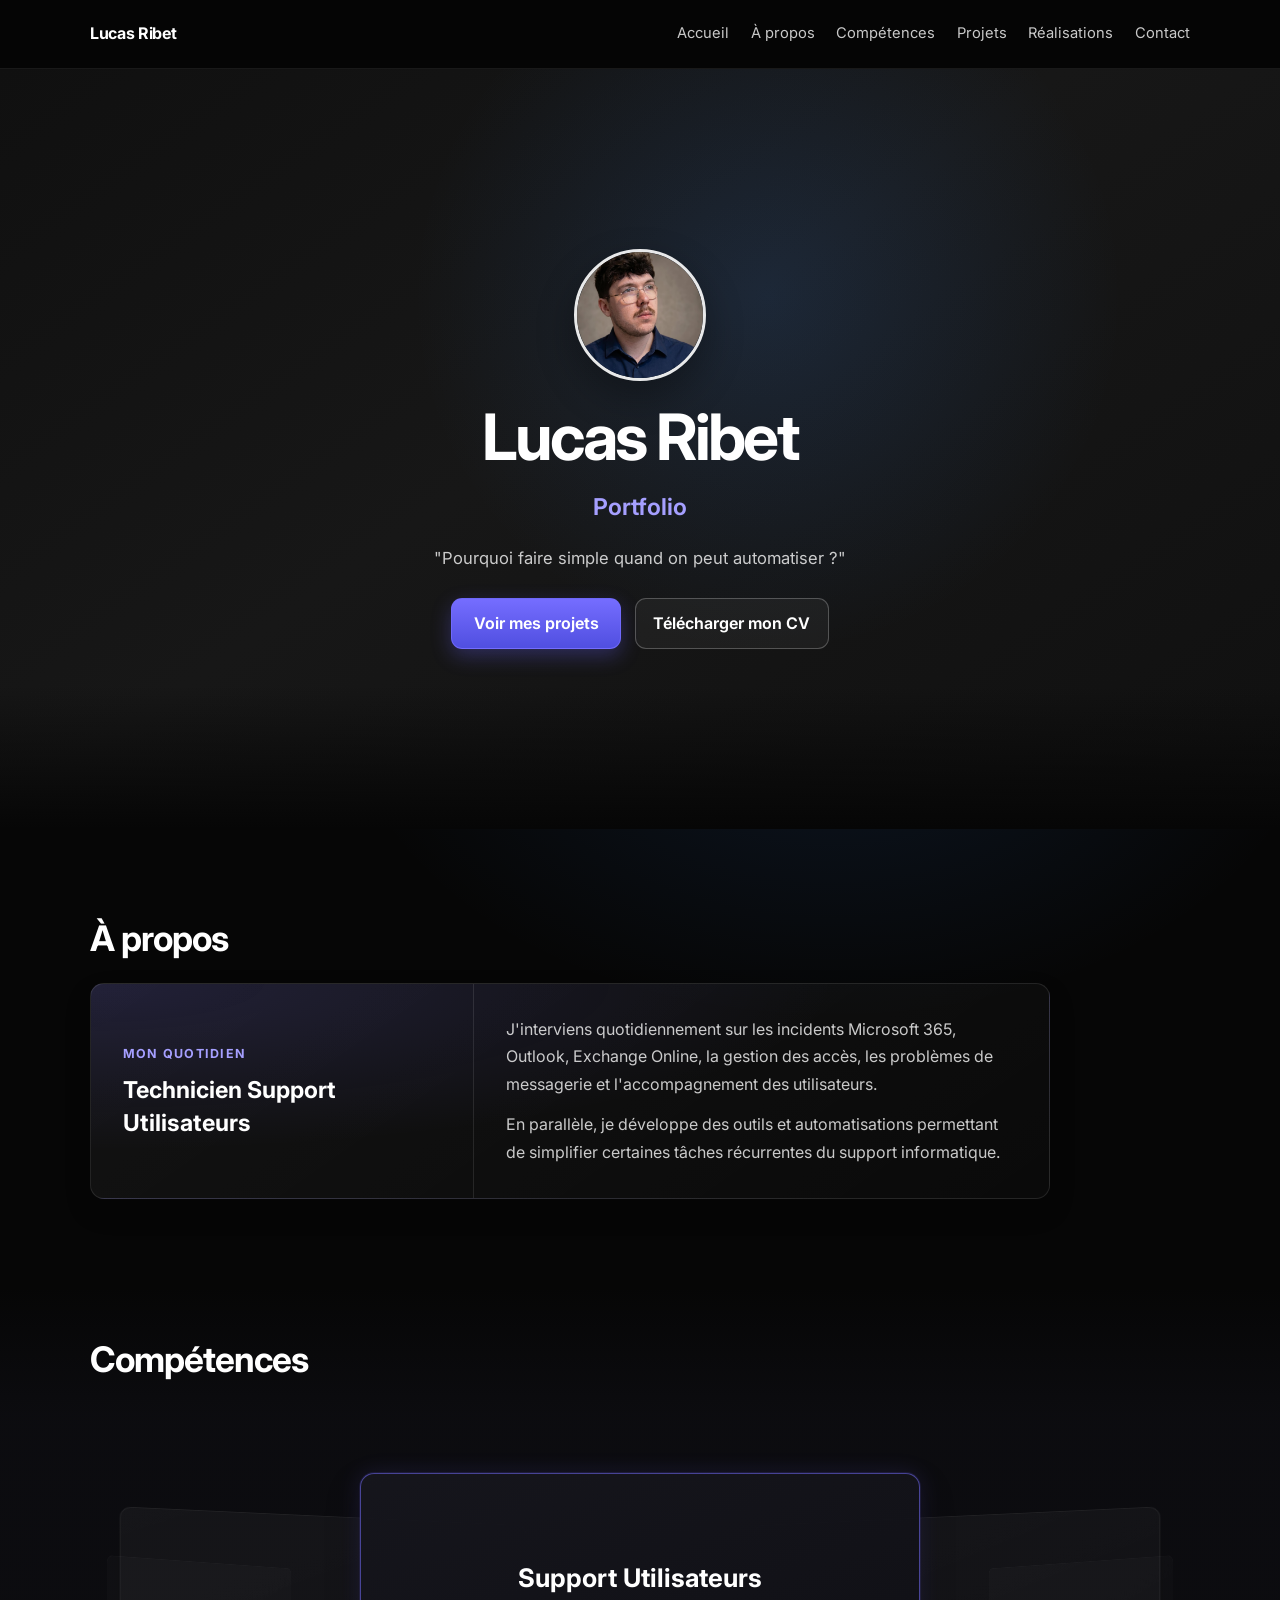
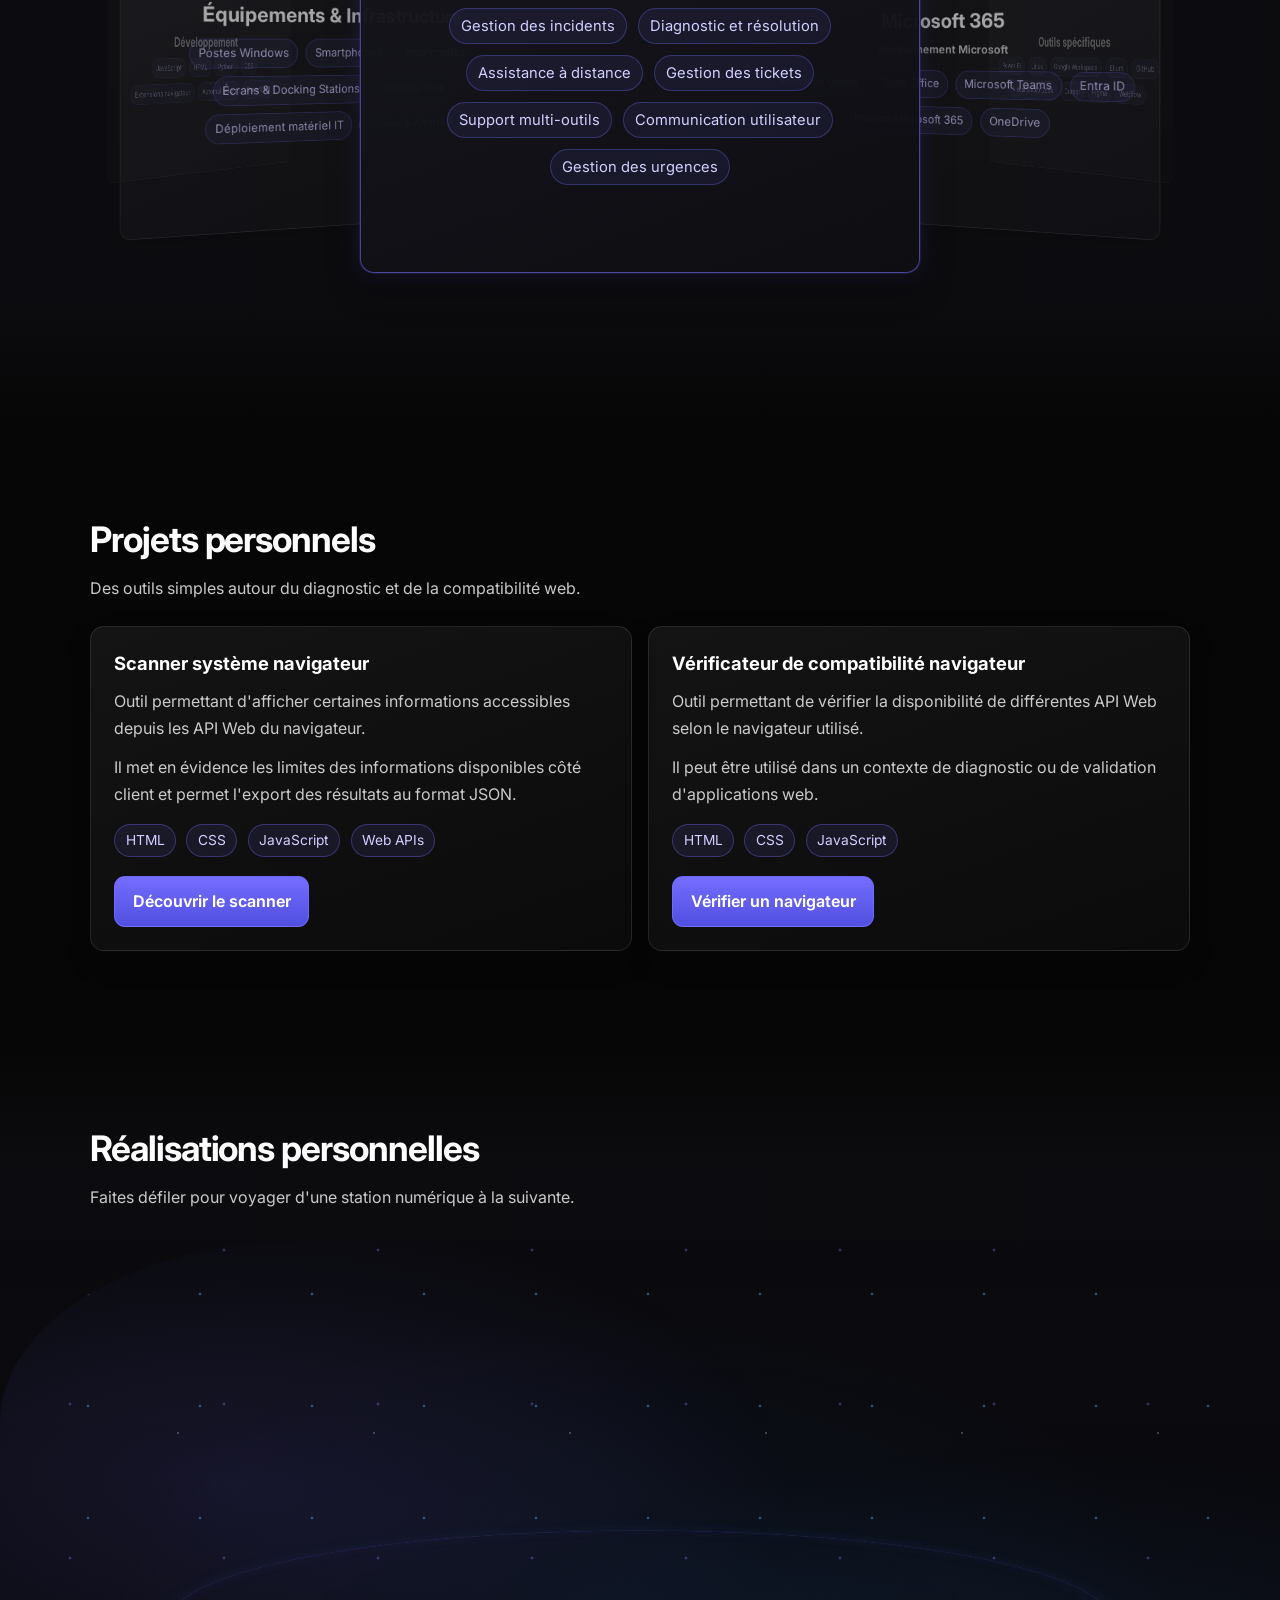
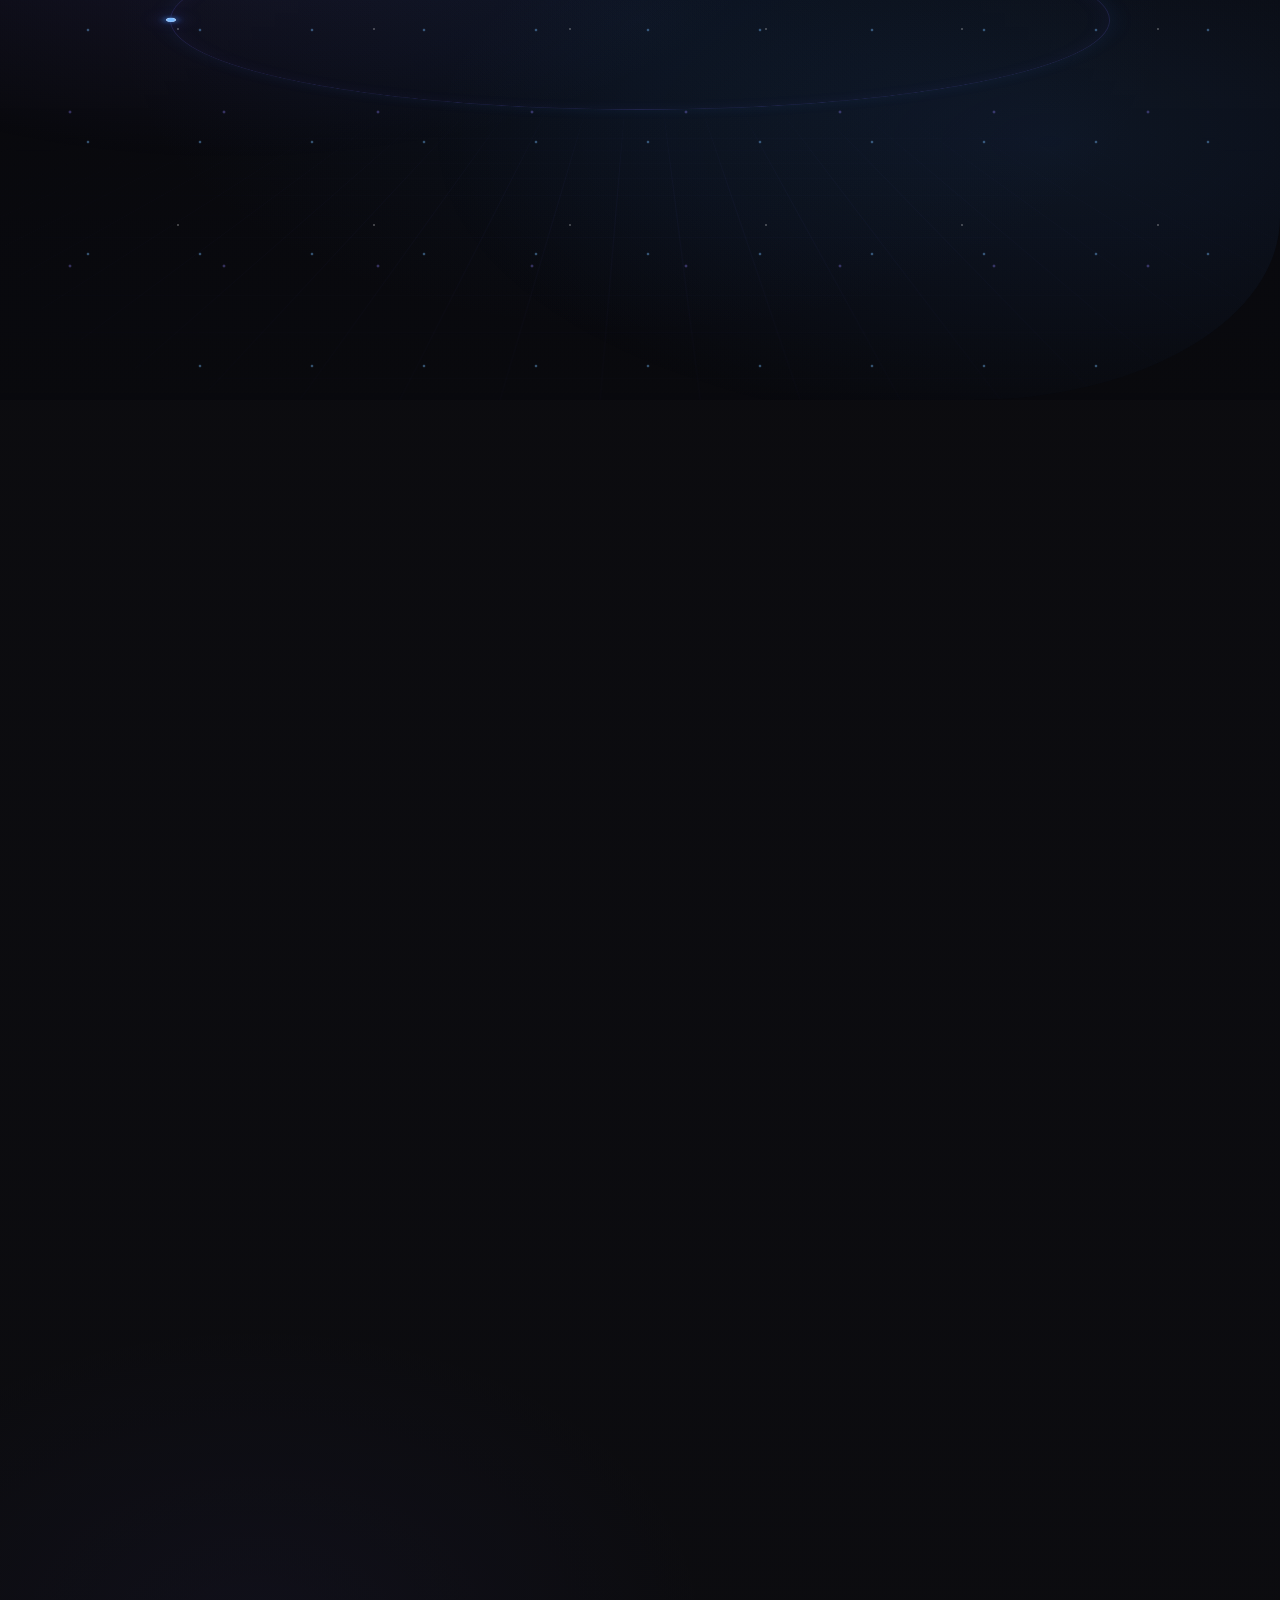
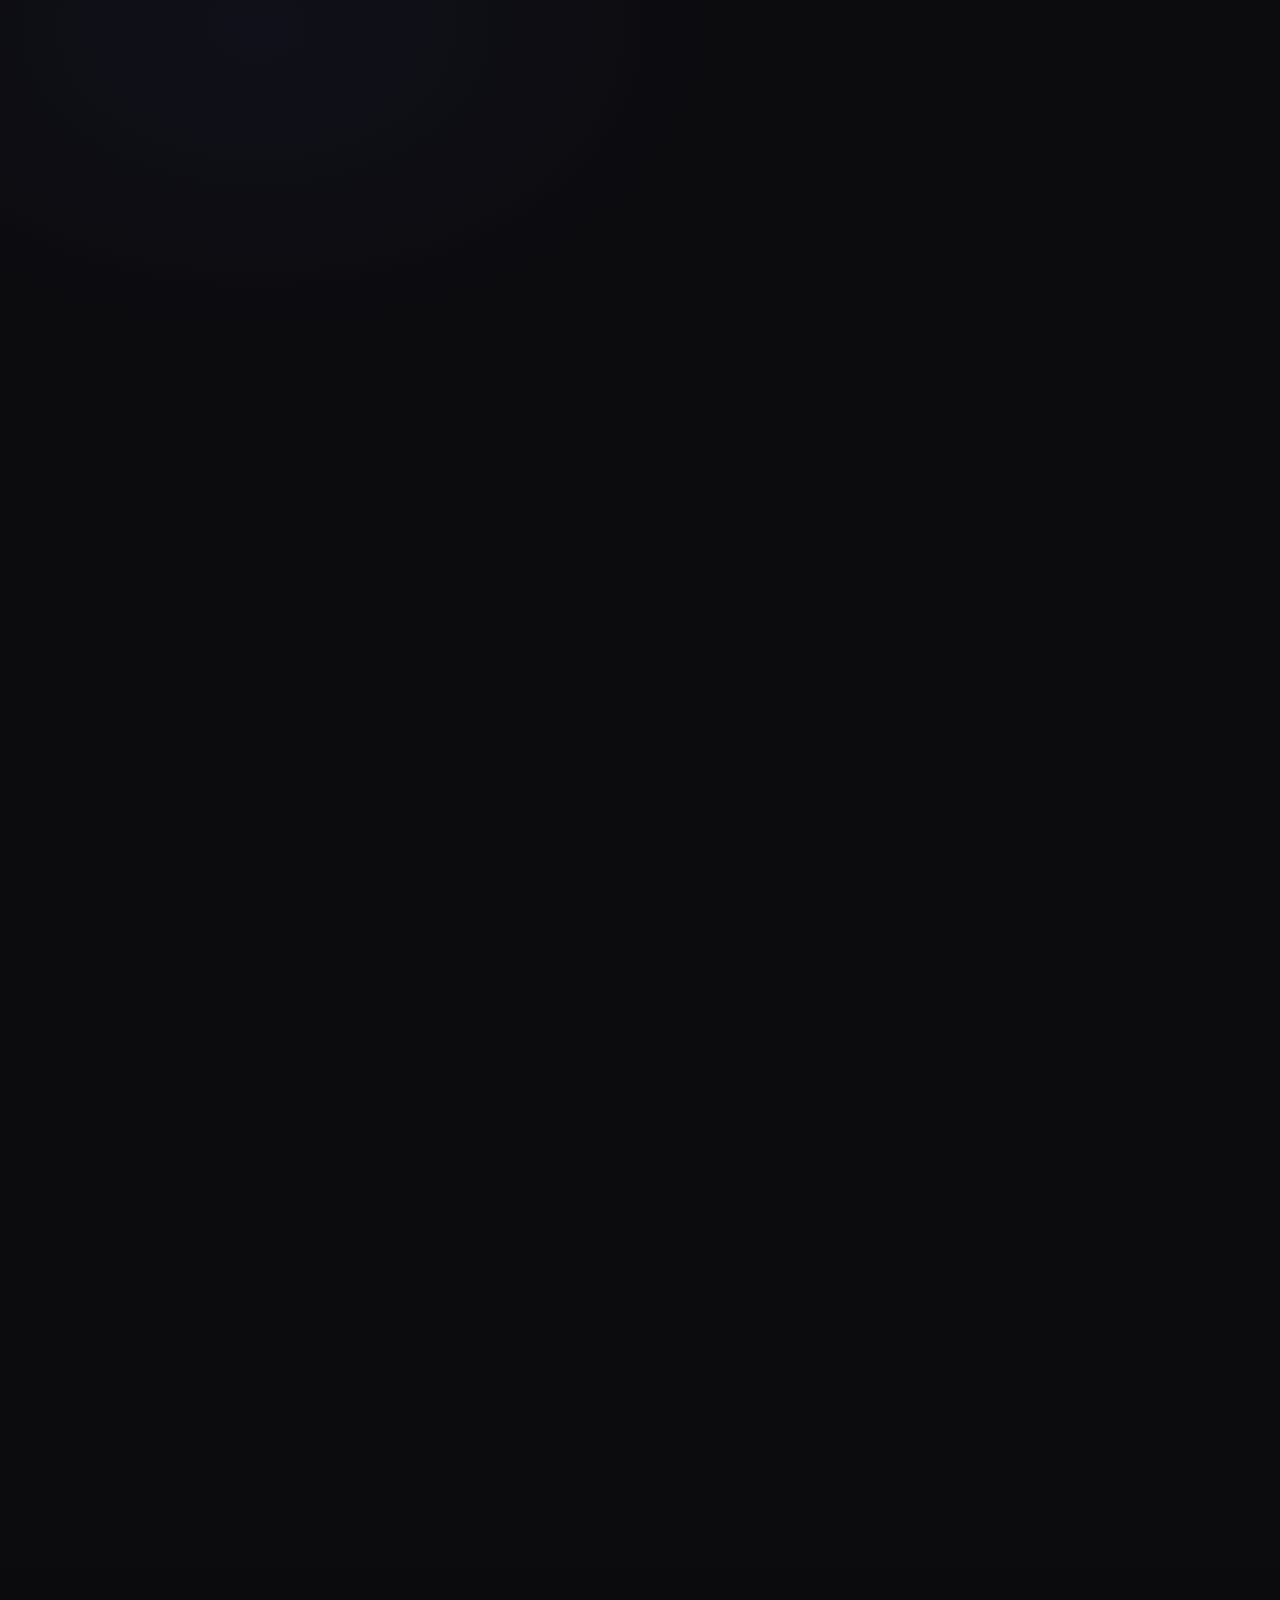
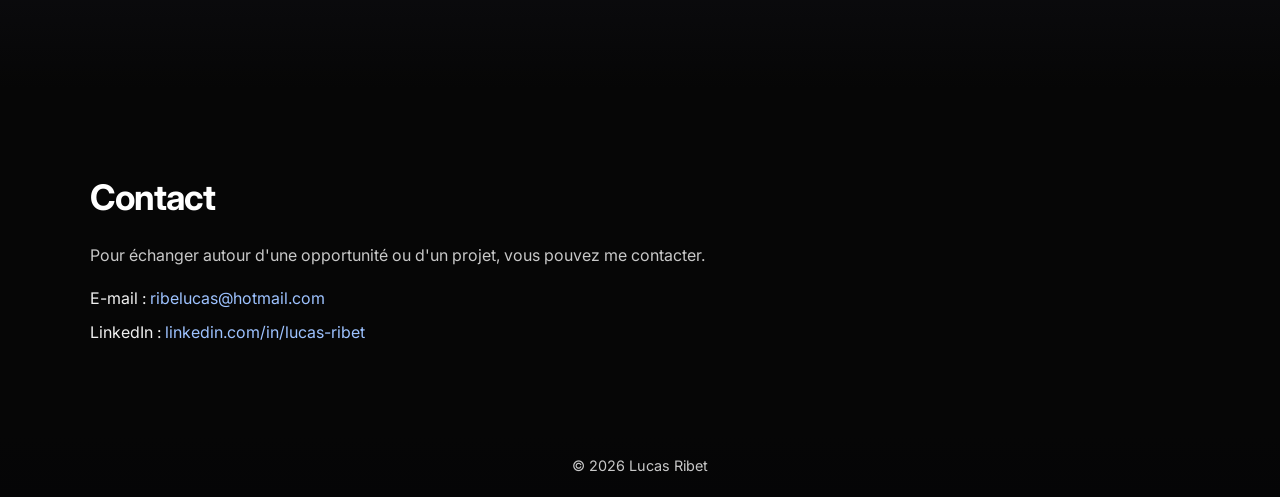
<file: index.html>
<!doctype html>
<html lang="fr">
  <head>
    <meta charset="UTF-8" />
    <meta name="viewport" content="width=device-width, initial-scale=1.0" />
    <meta
      name="description"
      content="Lucas Ribet, Technicien Support Utilisateurs à Saint-Lô, spécialisé dans l'assistance Microsoft 365, le diagnostic et l'automatisation."
    />
    <meta name="theme-color" content="#060606" />
    <title>Lucas Ribet - Technicien Support Utilisateurs</title>
    <link rel="preconnect" href="https://fonts.googleapis.com" />
    <link rel="preconnect" href="https://fonts.gstatic.com" crossorigin />
    <link
      href="https://fonts.googleapis.com/css2?family=Inter:wght@400;500;600;700;800&display=swap"
      rel="stylesheet"
    />
    <link rel="stylesheet" href="css/portfolio.css" />
  </head>
  <body>
    <header class="navbar">
      <div class="container nav-inner">
        <a href="#hero" class="logo">Lucas Ribet</a>
        <button
          id="mobile-menu"
          type="button"
          aria-label="Ouvrir le menu de navigation"
          aria-expanded="false"
          aria-controls="main-navigation"
        >
          <span aria-hidden="true">☰</span>
        </button>
        <nav id="main-navigation" aria-label="Navigation principale">
          <a href="#hero" class="nav-link">Accueil</a>
          <a href="#about" class="nav-link">À propos</a>
          <a href="#skills" class="nav-link">Compétences</a>
          <a href="#projects" class="nav-link">Projets</a>
          <a href="#achievements" class="nav-link">Réalisations</a>
          <a href="#contact" class="nav-link">Contact</a>
        </nav>
      </div>
    </header>

    <main>
      <!-- Présentation et actions principales -->
      <section id="hero" class="hero">
        <div class="overlay" aria-hidden="true"></div>
        <div class="hero-content container scroll-reveal">
          <img
            src="img/ma_photo.png"
            alt="Photo de Lucas Ribet"
            class="profile-img"
          />
          <h1>Lucas Ribet</h1>
          <p class="subtitle">Portfolio</p>
          <p class="description" id="intro-phrase">
            "Je suis peut-être paresseux, mais automatiser une tâche est souvent
            plus rapide que la refaire 100 fois."
          </p>
          <div class="hero-buttons">
            <a
              href="https://github.com/WindIIO"
              class="btn primary"
              target="_blank"
              rel="noopener noreferrer"
              >Voir mes projets</a
            >
            <a href="img/CV_Support_IT_Ribet.pdf" class="btn secondary" download
              >Télécharger mon CV</a
            >
          </div>
        </div>
      </section>

      <!-- Présentation du quotidien et du positionnement professionnel -->
      <section id="about" class="section">
        <div class="container">
          <h2 class="scroll-reveal">À propos</h2>
          <div class="about-copy scroll-reveal">
            <div class="about-lead">
              <span class="about-eyebrow">Mon quotidien</span>
              <p><strong>Technicien Support Utilisateurs</strong></p>
            </div>
            <div class="about-details">
              <p>
                J'interviens quotidiennement sur les incidents Microsoft 365,
                Outlook, Exchange Online, la gestion des accès, les problèmes de
                messagerie et l'accompagnement des utilisateurs.
              </p>
              <p>
                En parallèle, je développe des outils et automatisations
                permettant de simplifier certaines tâches récurrentes du support
                informatique.
              </p>
            </div>
          </div>
        </div>
      </section>

      <!-- Compétences regroupées par domaine -->
      <section id="skills" class="section section-alt">
        <div class="container">
          <h2 class="scroll-reveal">Compétences</h2>
          <div class="skill-wheel">
            <div
              class="skill-wheel__stage"
              id="skill-wheel"
              role="region"
              aria-label="Roue des catégories de compétences"
              aria-roledescription="carrousel 3D"
              tabindex="0"
            >
              <div class="skill-wheel__ring">
                <article
                  class="skill-card scroll-reveal"
                  role="group"
                  aria-roledescription="carte"
                  aria-label="1 sur 5 : Support Utilisateurs"
                >
                  <h3>Support Utilisateurs</h3>
                  <ul class="skill-tags">
                    <li>Gestion des incidents</li>
                    <li>Diagnostic et résolution</li>
                    <li>Assistance à distance</li>
                    <li>Gestion des tickets</li>
                    <li>Support multi-outils</li>
                    <li>Communication utilisateur</li>
                    <li>Gestion des urgences</li>
                  </ul>
                </article>
                <article
                  class="skill-card scroll-reveal"
                  role="group"
                  aria-roledescription="carte"
                  aria-label="2 sur 5 : Microsoft 365"
                >
                  <h3>Microsoft 365</h3>
                  <p class="skill-group-label">Environnement Microsoft</p>
                  <ul class="skill-tags">
                    <li>Exchange Online</li>
                    <li>Suite Office</li>
                    <li>Microsoft Teams</li>
                    <li>Entra ID</li>
                    <li>Groupes Microsoft 365</li>
                    <li>OneDrive</li>
                  </ul>
                </article>
                <article
                  class="skill-card scroll-reveal"
                  role="group"
                  aria-roledescription="carte"
                  aria-label="3 sur 5 : Outils spécifiques"
                >
                  <h3>Outils spécifiques</h3>
                  <ul class="skill-tags">
                    <li>Power BI</li>
                    <li>Linux</li>
                    <li>Google Workspace</li>
                    <li>Elium</li>
                    <li>GitHub</li>
                    <li>Visual Studio Code</li>
                    <li>Cursor</li>
                    <li>Figma</li>
                    <li>Webflow</li>
                  </ul>
                </article>
                <article
                  class="skill-card scroll-reveal"
                  role="group"
                  aria-roledescription="carte"
                  aria-label="4 sur 5 : Développement"
                >
                  <h3>Développement</h3>
                  <ul class="skill-tags">
                    <li>JavaScript</li>
                    <li>HTML</li>
                    <li>Python</li>
                    <li>CSS</li>
                    <li>Extensions navigateur</li>
                    <li>Automatisation</li>
                    <li>PowerShell</li>
                  </ul>
                </article>
                <article
                  class="skill-card scroll-reveal"
                  role="group"
                  aria-roledescription="carte"
                  aria-label="5 sur 5 : Équipements et Infrastructure"
                >
                  <h3>Équipements &amp; Infrastructure</h3>
                  <ul class="skill-tags">
                    <li>Postes Windows</li>
                    <li>Smartphones</li>
                    <li>Imprimantes</li>
                    <li>Écrans &amp; Docking Stations</li>
                    <li>Réseau local</li>
                    <li>Déploiement matériel IT</li>
                    <li>iPhone &amp; Android</li>
                  </ul>
                </article>
              </div>
            </div>
          </div>
        </div>
      </section>

      <!-- Projets personnels conservés -->
      <section id="projects" class="section">
        <div class="container">
          <h2 class="scroll-reveal">Projets personnels</h2>
          <p class="section-intro scroll-reveal">
            Des outils simples autour du diagnostic et de la compatibilité web.
          </p>
          <div class="project-grid">
            <article class="project-card scroll-reveal">
              <div>
                <h3>Scanner système navigateur</h3>
                <p>
                  Outil permettant d'afficher certaines informations accessibles
                  depuis les API Web du navigateur.
                </p>
                <p>
                  Il met en évidence les limites des informations disponibles
                  côté client et permet l'export des résultats au format JSON.
                </p>
                <ul class="technology-list" aria-label="Technologies utilisées">
                  <li>HTML</li>
                  <li>CSS</li>
                  <li>JavaScript</li>
                  <li>Web APIs</li>
                </ul>
              </div>
              <a href="scanner-pc.html" class="btn tertiary"
                >Découvrir le scanner</a
              >
            </article>

            <article class="project-card scroll-reveal">
              <div>
                <h3>Vérificateur de compatibilité navigateur</h3>
                <p>
                  Outil permettant de vérifier la disponibilité de différentes
                  API Web selon le navigateur utilisé.
                </p>
                <p>
                  Il peut être utilisé dans un contexte de diagnostic ou de
                  validation d'applications web.
                </p>
                <ul class="technology-list" aria-label="Technologies utilisées">
                  <li>HTML</li>
                  <li>CSS</li>
                  <li>JavaScript</li>
                </ul>
              </div>
              <a href="compatibilite-navigateur.html" class="btn tertiary"
                >Vérifier un navigateur</a
              >
            </article>
          </div>
        </div>
      </section>

      <!-- Parcours immersif des réalisations personnelles -->
      <section id="achievements" class="section section-alt">
        <div class="container">
          <h2 class="scroll-reveal">Réalisations personnelles</h2>
          <p class="section-intro scroll-reveal">
            Faites défiler pour voyager d'une station numérique à la suivante.
          </p>
          <div class="project-journey" data-project-journey>
            <div
              class="project-journey__stage"
              role="region"
              aria-label="Voyage interactif parmi les réalisations"
            >
              <div class="project-journey__field" aria-hidden="true">
                <div class="project-journey__orbit"></div>
              </div>
              <div class="project-journey__transit" aria-hidden="true"></div>
              <p
                class="project-journey__status"
                data-project-status
                aria-live="polite"
                aria-atomic="true"
              >
                Projet 1 sur 4
              </p>
              <div class="project-journey__cards">
                <article
                  class="achievement-card project-journey__card"
                  data-project-category="Extension · Support IT"
                >
                  <div class="project-journey__core">
                    <div class="achievement-visual">
                      <img
                        src="img/visuel-extension-ticketing.png"
                        alt="Capture d'écran de l'outil EasyVista Templates pour le suivi des tickets"
                        width="960"
                        height="540"
                        loading="lazy"
                      />
                    </div>
                    <div class="achievement-content">
                      <h3>Extension Chrome pour le ticketing</h3>
                      <p>
                        Développement d'une extension Chrome facilitant
                        l'utilisation d'un outil de ticketing.
                      </p>
                    </div>
                  </div>
                  <ul
                    class="project-satellites"
                    aria-label="Technologies et informations du projet"
                  >
                    <li class="project-satellite project-satellite--northwest">
                      <span>Extension</span>
                    </li>
                    <li class="project-satellite project-satellite--northeast">
                      <span>Chrome</span>
                    </li>
                    <li class="project-satellite project-satellite--west">
                      <span>Ticketing</span>
                    </li>
                    <li class="project-satellite project-satellite--east">
                      <span>Support IT</span>
                    </li>
                  </ul>
                </article>

                <article
                  class="achievement-card project-journey__card"
                  data-project-category="Automatisation · Outils internes"
                >
                  <div class="project-journey__core">
                    <div class="achievement-visual">
                      <img
                        src="img/visuel-outils-internes.png"
                        alt="Capture d'écran de l'outil QuickRing de raccourcis texte"
                        width="960"
                        height="540"
                        loading="lazy"
                      />
                    </div>
                    <div class="achievement-content">
                      <h3>Outils internes</h3>
                      <p>
                        Création d'outils internes permettant d'accélérer
                        certaines actions répétitives.
                      </p>
                    </div>
                  </div>
                  <ul
                    class="project-satellites"
                    aria-label="Technologies et informations du projet"
                  >
                    <li class="project-satellite project-satellite--northwest">
                      <span>Automatisation</span>
                    </li>
                    <li class="project-satellite project-satellite--northeast">
                      <span>QuickRing</span>
                    </li>
                    <li class="project-satellite project-satellite--west">
                      <span>Outils internes</span>
                    </li>
                    <li class="project-satellite project-satellite--east">
                      <span>Support informatique</span>
                    </li>
                    <li class="project-satellite project-satellite--southwest">
                      <span>Raccourcis texte</span>
                    </li>
                  </ul>
                </article>

                <article
                  class="achievement-card project-journey__card"
                  data-project-category="Diagnostic · Outils utilisateur"
                >
                  <div class="project-journey__core">
                    <div class="achievement-visual">
                      <img
                        src="img/visuel-diagnostic-utilisateur.png"
                        alt="Illustration d'un tableau de bord de diagnostic présentant l'état du poste, du réseau et du navigateur"
                        width="960"
                        height="540"
                        loading="lazy"
                      />
                    </div>
                    <div class="achievement-content">
                      <h3>Outils de diagnostic utilisateur</h3>
                      <p>
                        Développement de plusieurs outils JavaScript orientés
                        diagnostic utilisateur.
                      </p>
                      <div class="achievement-actions">
                        <a
                          class="btn github-link"
                          href="https://github.com/WindIIO/portfolio"
                          target="_blank"
                          rel="noopener noreferrer"
                          >GitHub</a
                        >
                      </div>
                    </div>
                  </div>
                  <ul
                    class="project-satellites"
                    aria-label="Technologies et liens du projet"
                  >
                    <li class="project-satellite project-satellite--northwest">
                      <span>Diagnostic</span>
                    </li>
                    <li class="project-satellite project-satellite--northeast">
                      <span>JavaScript</span>
                    </li>
                    <li class="project-satellite project-satellite--west">
                      <span>HTML · CSS</span>
                    </li>
                    <li class="project-satellite project-satellite--east">
                      <span>Web APIs</span>
                    </li>
                    <li class="project-satellite project-satellite--north">
                      <a
                        href="https://github.com/WindIIO/portfolio"
                        target="_blank"
                        rel="noopener noreferrer"
                        >GitHub</a
                      >
                    </li>
                  </ul>
                </article>

                <article
                  class="achievement-card project-journey__card"
                  data-project-category="Portfolio · GitHub Pages"
                >
                  <div class="project-journey__core">
                    <div class="achievement-visual">
                      <img
                        src="img/visuel-portfolio.png"
                        alt="Capture d'écran du portfolio de Lucas Ribet affiché dans un navigateur"
                        width="960"
                        height="540"
                        loading="lazy"
                      />
                    </div>
                    <div class="achievement-content">
                      <h3>Portfolio personnel</h3>
                      <p>
                        Création et maintenance d'un portfolio personnel
                        hébergé sur GitHub Pages.
                      </p>
                      <div class="achievement-actions">
                        <a
                          class="btn github-link"
                          href="https://github.com/WindIIO/portfolio"
                          target="_blank"
                          rel="noopener noreferrer"
                          >GitHub</a
                        >
                      </div>
                    </div>
                  </div>
                  <ul
                    class="project-satellites"
                    aria-label="Technologies et liens du projet"
                  >
                    <li class="project-satellite project-satellite--northwest">
                      <span>Portfolio</span>
                    </li>
                    <li class="project-satellite project-satellite--northeast">
                      <span>HTML · CSS</span>
                    </li>
                    <li class="project-satellite project-satellite--west">
                      <span>JavaScript</span>
                    </li>
                    <li class="project-satellite project-satellite--east">
                      <span>GitHub Pages</span>
                    </li>
                    <li class="project-satellite project-satellite--southeast">
                      <a
                        href="https://github.com/WindIIO/portfolio"
                        target="_blank"
                        rel="noopener noreferrer"
                        >GitHub</a
                      >
                    </li>
                  </ul>
                </article>
              </div>
            </div>
            <div class="project-journey__scroll-space" aria-hidden="true"></div>
            <div class="project-journey__track" aria-hidden="true">
              <span class="project-journey__step"></span>
              <span class="project-journey__step"></span>
              <span class="project-journey__step"></span>
              <span class="project-journey__step"></span>
            </div>
          </div>
        </div>
      </section>

      <!-- Coordonnées et prise de contact -->
      <section id="contact" class="section contact">
        <div class="container">
          <h2 class="scroll-reveal">Contact</h2>
          <p class="scroll-reveal">
            Pour échanger autour d'une opportunité ou d'un projet, vous pouvez
            me contacter.
          </p>
          <div class="contact-info scroll-reveal">
            <p>
              E-mail :
              <a href="mailto:ribelucas@hotmail.com">ribelucas@hotmail.com</a>
            </p>
            <p>
              LinkedIn :
              <a
                href="https://www.linkedin.com/in/lucas-ribet-5ab625341"
                target="_blank"
                rel="noopener noreferrer"
                >linkedin.com/in/lucas-ribet</a
              >
            </p>
          </div>
        </div>
      </section>
    </main>

    <footer class="footer scroll-reveal">
      <div class="container">© 2026 Lucas Ribet</div>
    </footer>

    <script src="js/script.js"></script>
  </body>
</html>
</file>
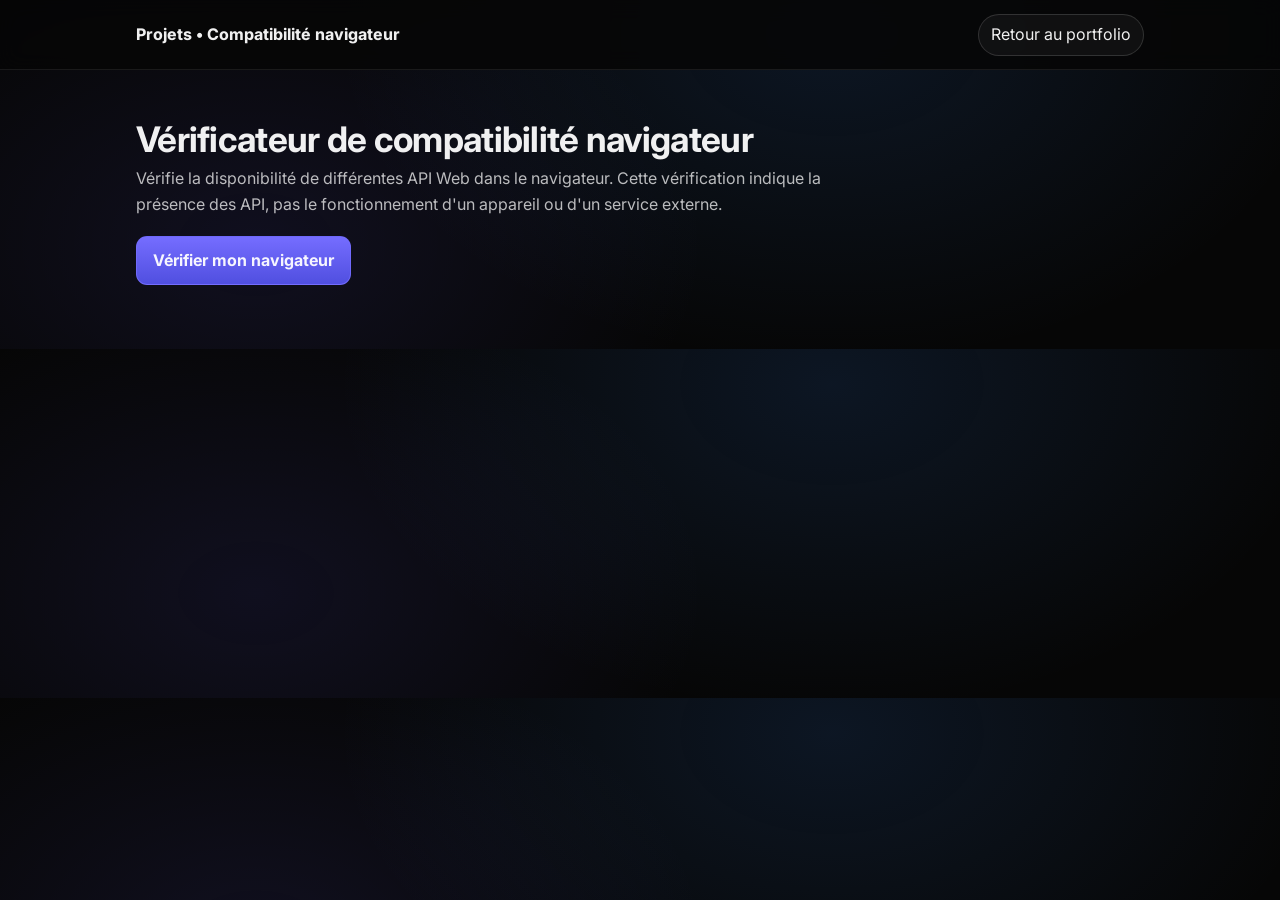
<file: compatibilite-navigateur.html>
<!doctype html>
<html lang="fr">
  <head>
    <meta charset="UTF-8" />
    <meta name="viewport" content="width=device-width, initial-scale=1.0" />
    <meta name="theme-color" content="#060606" />
    <title>Vérificateur de compatibilité navigateur</title>
    <link rel="preconnect" href="https://fonts.googleapis.com" />
    <link rel="preconnect" href="https://fonts.gstatic.com" crossorigin />
    <link
      href="https://fonts.googleapis.com/css2?family=Inter:wght@400;500;600;700;800&display=swap"
      rel="stylesheet"
    />
    <link rel="stylesheet" href="css/tools.css" />
  </head>
  <body>
    <header class="topbar">
      <div class="topbar-inner">
        <div class="topbar-title">Projets • Compatibilité navigateur</div>
        <a class="back-link" href="index.html">Retour au portfolio</a>
      </div>
    </header>

    <main class="container">
      <h1>Vérificateur de compatibilité navigateur</h1>
      <p class="subtitle">
        Vérifie la disponibilité de différentes API Web dans le navigateur.
        Cette vérification indique la présence des API, pas le fonctionnement
        d'un appareil ou d'un service externe.
      </p>
      <button id="check" class="btn" type="button">
        Vérifier mon navigateur
      </button>
      <section id="features" aria-live="polite" style="margin-top: 1rem"></section>
    </main>

    <script>
      const check = document.getElementById("check");
      const features = document.getElementById("features");

      function addFeature(label, available, recommendation) {
        const card = document.createElement("article");
        card.className = "card";

        const name = document.createElement("h2");
        name.textContent = label;

        const status = document.createElement("p");
        status.className = available ? "status-success" : "status-fail";
        status.textContent = available ? "API disponible" : "API indisponible";
        card.append(name, status);
        features.appendChild(card);

        if (!available) {
          const tip = document.createElement("p");
          tip.className = "subtitle";
          tip.textContent = recommendation;
          features.appendChild(tip);
        }
      }

      check.addEventListener("click", () => {
        features.replaceChildren();

        let webglAvailable = false;
        try {
          const canvas = document.createElement("canvas");
          webglAvailable =
            !!window.WebGLRenderingContext &&
            !!(canvas.getContext("webgl") ||
              canvas.getContext("experimental-webgl"));
        } catch {
          webglAvailable = false;
        }

        const webrtcAvailable = Boolean(
          navigator.mediaDevices && navigator.mediaDevices.getUserMedia,
        );
        const webusbAvailable = "usb" in navigator;

        addFeature(
          "WebGL",
          webglAvailable,
          "Vérifiez la prise en charge WebGL du navigateur et l'accélération graphique.",
        );
        addFeature(
          "WebRTC",
          webrtcAvailable,
          "L'API de capture audio/vidéo n'est pas disponible dans ce contexte.",
        );
        addFeature(
          "WebUSB",
          webusbAvailable,
          "WebUSB n'est pas disponible dans ce navigateur ou ce contexte.",
        );
      });
    </script>
  </body>
</html>
</file>
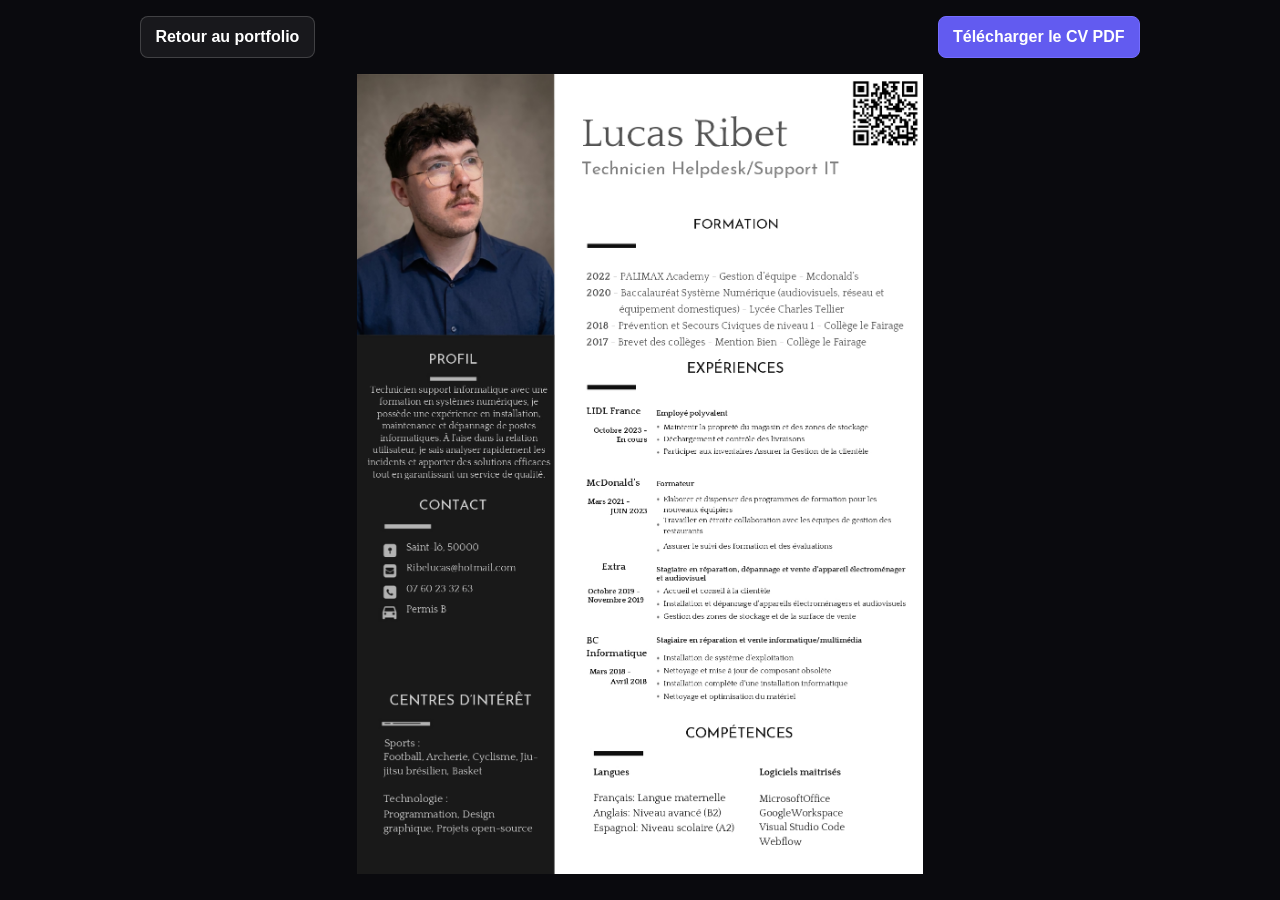
<file: cv.html>
<!doctype html>
<html lang="fr">
  <head>
    <meta charset="UTF-8" />
    <meta name="viewport" content="width=device-width, initial-scale=1.0" />
    <meta name="theme-color" content="#0a0a0e" />
    <title>CV - Lucas Ribet</title>
    <style>
      * {
        box-sizing: border-box;
      }
      body {
        min-height: 100vh;
        margin: 0;
        padding: 1rem;
        background: #0a0a0e;
        color: #fff;
        font-family: Inter, "Segoe UI", Arial, sans-serif;
      }
      .topbar {
        display: flex;
        width: min(100%, 1000px);
        flex-wrap: wrap;
        align-items: center;
        justify-content: space-between;
        gap: 0.75rem;
        margin: 0 auto 1rem;
      }
      .topbar a {
        display: inline-flex;
        min-height: 42px;
        align-items: center;
        border: 1px solid rgba(255, 255, 255, 0.18);
        border-radius: 8px;
        padding: 0.55rem 0.9rem;
        background: rgba(255, 255, 255, 0.06);
        color: #fff;
        font-weight: 650;
        text-decoration: none;
      }
      .topbar .download {
        border-color: #756dff;
        background: #625bf0;
      }
      .topbar a:focus-visible {
        outline: 3px solid #a59fff;
        outline-offset: 3px;
      }
      .viewer {
        display: block;
        width: auto;
        max-width: min(100%, 1000px);
        max-height: calc(100vh - 100px);
        margin: 0 auto;
        object-fit: contain;
      }
      @media (max-width: 480px) {
        body {
          padding: 0.75rem;
        }
        .topbar {
          justify-content: center;
        }
        .viewer {
          width: 100%;
          max-height: none;
        }
      }
    </style>
  </head>
  <body>
    <header class="topbar">
      <a href="index.html">Retour au portfolio</a>
      <a class="download" href="img/CV_Support_IT_Ribet.pdf" download
        >Télécharger le CV PDF</a
      >
    </header>

    <main>
      <img
        class="viewer"
        src="img/CV_Support_IT_Ribet.jpg"
        alt="Aperçu du CV de Lucas Ribet. Le fichier PDF est disponible au téléchargement."
      />
    </main>
  </body>
</html>
</file>
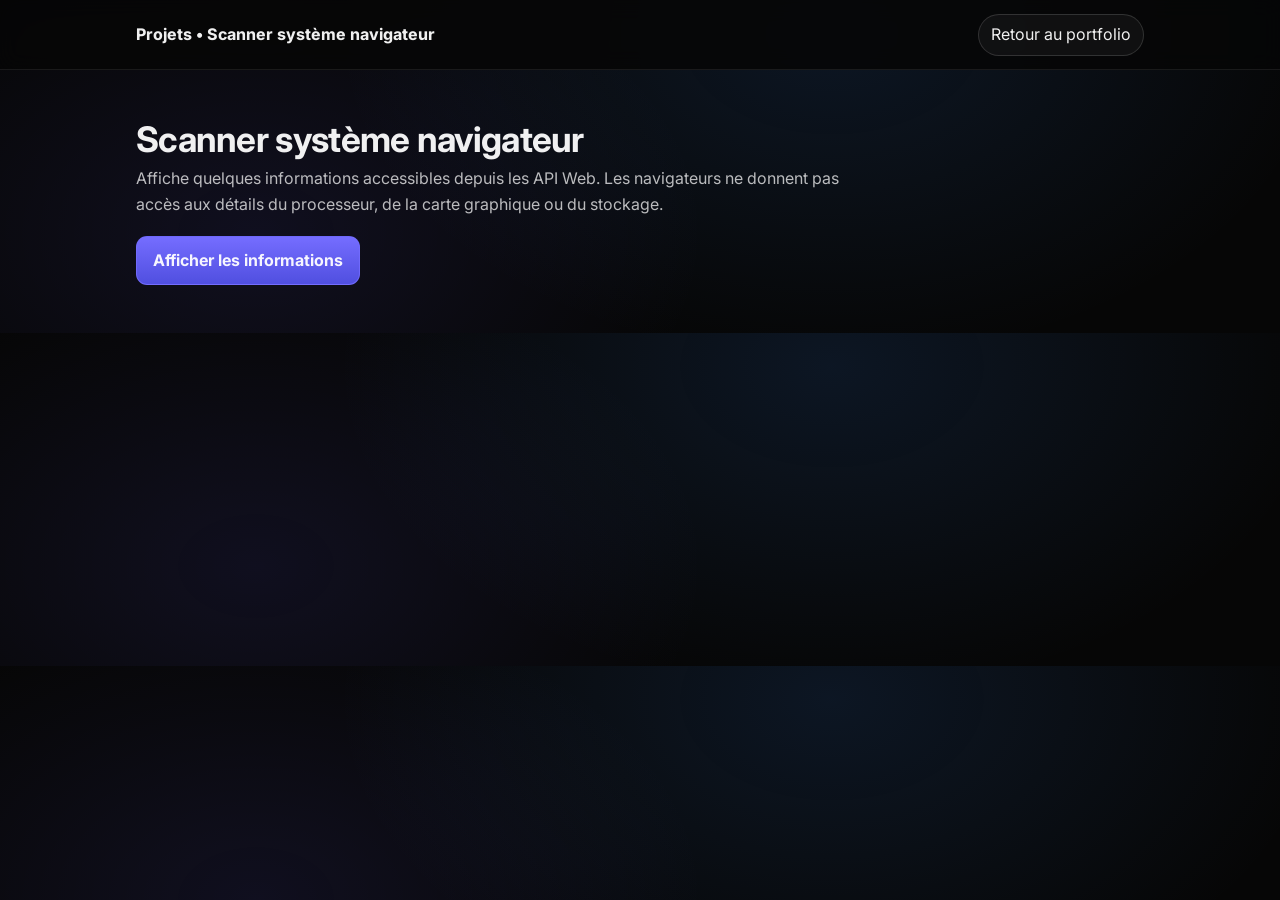
<file: scanner-pc.html>
<!doctype html>
<html lang="fr">
  <head>
    <meta charset="UTF-8" />
    <meta name="viewport" content="width=device-width, initial-scale=1.0" />
    <meta name="theme-color" content="#060606" />
    <title>Scanner système navigateur</title>
    <link rel="preconnect" href="https://fonts.googleapis.com" />
    <link rel="preconnect" href="https://fonts.gstatic.com" crossorigin />
    <link
      href="https://fonts.googleapis.com/css2?family=Inter:wght@400;500;600;700;800&display=swap"
      rel="stylesheet"
    />
    <link rel="stylesheet" href="css/tools.css" />
  </head>
  <body>
    <header class="topbar">
      <div class="topbar-inner">
        <div class="topbar-title">Projets • Scanner système navigateur</div>
        <a class="back-link" href="index.html">Retour au portfolio</a>
      </div>
    </header>

    <main class="container">
      <h1>Scanner système navigateur</h1>
      <p class="subtitle">
        Affiche quelques informations accessibles depuis les API Web. Les
        navigateurs ne donnent pas accès aux détails du processeur, de la carte
        graphique ou du stockage.
      </p>
      <button id="start" class="btn" type="button">
        Afficher les informations
      </button>
      <section id="results" aria-live="polite"></section>
      <section id="export"></section>
    </main>

    <script>
      const start = document.getElementById("start");
      const resultsSection = document.getElementById("results");
      const exportSection = document.getElementById("export");

      function createCard(title, value) {
        const card = document.createElement("article");
        card.className = "card";

        const heading = document.createElement("h3");
        heading.textContent = title;

        const text = document.createElement("p");
        text.textContent = value;

        card.append(heading, text);
        return card;
      }

      start.addEventListener("click", () => {
        const data = {
          browser: {
            userAgent: navigator.userAgent,
            platform: navigator.platform || "Non disponible",
            language: navigator.language || "Non disponible",
          },
          device: {
            logicalCores: navigator.hardwareConcurrency || "Non disponible",
            memoryEstimate: navigator.deviceMemory
              ? `${navigator.deviceMemory} Go (valeur indicative)`
              : "Non disponible",
            online: navigator.onLine,
          },
          unavailable: {
            processorModel: "Non accessible depuis une page Web",
            graphicsCard: "Non accessible depuis une page Web",
            storageDetails: "Non accessibles depuis une page Web",
          },
          timestamp: new Date().toISOString(),
        };

        resultsSection.replaceChildren();
        const heading = document.createElement("h2");
        heading.textContent = "Informations disponibles";

        const grid = document.createElement("div");
        grid.className = "grid";
        grid.append(
          createCard("Navigateur", data.browser.userAgent),
          createCard("Plateforme (indicative)", data.browser.platform),
          createCard("Langue", data.browser.language),
          createCard("Cœurs logiques", String(data.device.logicalCores)),
          createCard("Mémoire estimée", data.device.memoryEstimate),
          createCard(
            "Connexion déclarée",
            data.device.online ? "En ligne" : "Hors ligne",
          ),
          createCard("Modèle du processeur", data.unavailable.processorModel),
          createCard("Carte graphique", data.unavailable.graphicsCard),
          createCard("Stockage", data.unavailable.storageDetails),
        );
        resultsSection.append(heading, grid);

        const exportButton = document.createElement("button");
        exportButton.className = "btn";
        exportButton.type = "button";
        exportButton.textContent = "Exporter les résultats en JSON";
        exportButton.addEventListener("click", () => {
          const blob = new Blob([JSON.stringify(data, null, 2)], {
            type: "application/json",
          });
          const url = URL.createObjectURL(blob);
          const link = document.createElement("a");
          link.href = url;
          link.download = "scanner-systeme-resultats.json";
          link.click();
          window.setTimeout(() => URL.revokeObjectURL(url), 1000);
        });
        exportSection.replaceChildren(exportButton);
      });
    </script>
  </body>
</html>
</file>
<file: css/portfolio.css>
:root {
  --bg: #060606;
  --surface: rgba(255, 255, 255, 0.045);
  --surface-strong: rgba(255, 255, 255, 0.075);
  --text: rgba(255, 255, 255, 0.94);
  --muted: rgba(255, 255, 255, 0.78);
  --primary: #756dff;
  --primary-2: #3f8efc;
  --white: #ffffff;
  --radius: 14px;
  --shadow: 0 16px 38px rgba(0, 0, 0, 0.32);
  --ring: 0 0 0 4px rgba(117, 109, 255, 0.32);
  --section-pad: clamp(3.5rem, 7vw, 5.5rem);
}

* {
  box-sizing: border-box;
  margin: 0;
  padding: 0;
}

html {
  scroll-behavior: smooth;
  scroll-padding-top: 5rem;
}

body {
  min-width: 320px;
  background:
    radial-gradient(900px 600px at 65% 10%, rgba(63, 142, 252, 0.12), transparent 55%),
    radial-gradient(900px 600px at 20% 70%, rgba(107, 99, 255, 0.1), transparent 50%),
    var(--bg);
  color: var(--text);
  font-family: "Inter", "Segoe UI", Arial, sans-serif;
  line-height: 1.7;
}

a {
  color: var(--primary-2);
}

a:focus-visible,
button:focus-visible {
  outline: none;
  box-shadow: var(--ring);
}

.container {
  width: min(1100px, 92vw);
  margin: 0 auto;
}

.navbar {
  position: sticky;
  top: 0;
  z-index: 20;
  border-bottom: 1px solid rgba(255, 255, 255, 0.08);
  background: rgba(6, 6, 6, 0.88);
  backdrop-filter: blur(12px);
}

.nav-inner {
  display: flex;
  min-height: 68px;
  align-items: center;
  justify-content: space-between;
  gap: 1.25rem;
}

.logo {
  color: var(--white);
  font-weight: 700;
  letter-spacing: -0.02em;
  text-decoration: none;
  white-space: nowrap;
}

#main-navigation {
  display: flex;
  align-items: center;
  gap: clamp(0.7rem, 1.7vw, 1.35rem);
}

.nav-link {
  color: var(--muted);
  font-size: 0.92rem;
  text-decoration: none;
}

.nav-link:hover,
.nav-link:focus-visible {
  color: var(--white);
}

#mobile-menu {
  display: none;
  border: 1px solid rgba(255, 255, 255, 0.16);
  border-radius: 10px;
  padding: 0.4rem 0.65rem;
  background: var(--surface);
  color: var(--white);
  cursor: pointer;
  font-size: 1.2rem;
}

.hero {
  position: relative;
  display: grid;
  min-height: min(760px, calc(100svh - 68px));
  place-items: center;
  overflow: hidden;
  padding: 4rem 0;
  background: linear-gradient(145deg, #101010, #171717 45%, #101010);
  text-align: center;
}

.hero::after {
  position: absolute;
  inset: auto 0 0;
  height: clamp(5rem, 12vw, 9rem);
  background: linear-gradient(to bottom, transparent, var(--bg));
  content: "";
  pointer-events: none;
}

.overlay {
  position: absolute;
  inset: 0;
  background: radial-gradient(circle at 60% 30%, rgba(63, 142, 252, 0.14), transparent 38%);
  pointer-events: none;
}

.hero-content {
  position: relative;
  z-index: 1;
  display: grid;
  max-width: 760px;
  justify-items: center;
  gap: 1rem;
}

.profile-img {
  width: 132px;
  height: 132px;
  margin-bottom: 0.3rem;
  border: 3px solid rgba(255, 255, 255, 0.9);
  border-radius: 50%;
  box-shadow: var(--shadow);
  object-fit: cover;
}

.hero h1 {
  color: var(--white);
  font-size: clamp(2.4rem, 6vw, 4rem);
  letter-spacing: -0.045em;
  line-height: 1.1;
}

.subtitle {
  color: #a59fff;
  font-size: clamp(1.1rem, 2.4vw, 1.45rem);
  font-weight: 650;
}

.description {
  max-width: 66ch;
  color: var(--muted);
  font-size: 1.04rem;
}

.hero-buttons {
  display: flex;
  flex-wrap: wrap;
  justify-content: center;
  gap: 0.85rem;
  margin-top: 0.6rem;
}

.btn {
  display: inline-flex;
  min-height: 46px;
  align-items: center;
  justify-content: center;
  border: 1px solid transparent;
  border-radius: 11px;
  padding: 0.68rem 1.1rem;
  color: var(--white);
  font-weight: 650;
  text-align: center;
  text-decoration: none;
  transition: background-color 160ms ease, border-color 160ms ease, transform 160ms ease;
}

.btn:hover {
  transform: translateY(-2px);
}

.btn.primary,
.btn.tertiary {
  border-color: rgba(117, 109, 255, 0.8);
  background: linear-gradient(180deg, #756dff, #504fe0);
  color: var(--white);
}

.btn.primary {
  min-height: 50px;
  padding-inline: 1.35rem;
  box-shadow: 0 7px 20px rgba(107, 99, 255, 0.3);
}

.btn.primary:hover {
  box-shadow: 0 10px 26px rgba(107, 99, 255, 0.4);
}

.btn.secondary {
  border-color: rgba(255, 255, 255, 0.24);
  background: var(--surface);
}

.btn.secondary:hover,
.btn.tertiary:hover {
  background: var(--surface-strong);
}

.section {
  padding: var(--section-pad) 0;
  scroll-margin-top: 5rem;
}

#skills {
  padding-top: clamp(2rem, 4vw, 3.5rem);
}

.section-alt {
  background: linear-gradient(
    to bottom,
    transparent,
    rgba(16, 16, 22, 0.58) 8rem,
    rgba(16, 16, 22, 0.58) calc(100% - 8rem),
    transparent
  );
}

#achievements {
  overflow-x: clip;
}

.section h2 {
  margin-bottom: 1.5rem;
  color: var(--white);
  font-size: clamp(1.75rem, 4vw, 2.2rem);
  letter-spacing: -0.03em;
  line-height: 1.2;
}

.about-copy {
  display: grid;
  max-width: 960px;
  grid-template-columns: minmax(0, 0.8fr) minmax(0, 1.2fr);
  overflow: hidden;
  border: 1px solid rgba(255, 255, 255, 0.1);
  border-radius: var(--radius);
  background:
    radial-gradient(ellipse at 0% 0%, rgba(117, 109, 255, 0.16), transparent 55%),
    linear-gradient(145deg, rgba(255, 255, 255, 0.055), rgba(255, 255, 255, 0.02));
  box-shadow: 0 12px 26px rgba(0, 0, 0, 0.2);
}

.about-lead {
  display: flex;
  flex-direction: column;
  justify-content: center;
  border-right: 1px solid rgba(255, 255, 255, 0.1);
  padding: clamp(1.4rem, 3vw, 2rem);
}

.about-eyebrow {
  margin-bottom: 0.65rem;
  color: #a59fff;
  font-size: 0.78rem;
  font-weight: 700;
  letter-spacing: 0.1em;
  text-transform: uppercase;
}

.about-lead p {
  color: var(--white);
  font-size: clamp(1.15rem, 2.4vw, 1.45rem);
  line-height: 1.4;
}

.about-details {
  display: grid;
  align-content: center;
  gap: 0.85rem;
  padding: clamp(1.4rem, 3vw, 2rem);
}

.about-details p {
  color: var(--muted);
}

.project-grid {
  display: grid;
  grid-template-columns: repeat(3, minmax(0, 1fr));
  gap: 1rem;
}

.skill-wheel__stage {
  position: relative;
  height: clamp(460px, 42vw, 540px);
  overflow: hidden;
  perspective: 1600px;
  perspective-origin: center 44%;
  touch-action: pan-y;
  cursor: grab;
}

.skill-wheel__stage:focus-visible {
  outline: 2px solid var(--primary);
  outline-offset: 4px;
  border-radius: var(--radius);
}

.skill-wheel__stage.is-rotating {
  cursor: grabbing;
  user-select: none;
}

.skill-wheel__ring {
  position: absolute;
  z-index: 1;
  inset: 0;
  transform-style: preserve-3d;
}

html:not(.js) .skill-wheel__stage {
  height: auto;
  overflow: visible;
  perspective: none;
}

html:not(.js) .skill-wheel__ring {
  position: static;
  display: grid;
  grid-template-columns: repeat(auto-fit, minmax(min(100%, 260px), 1fr));
  gap: 1rem;
}

html:not(.js) .skill-card {
  position: relative;
  top: auto;
  left: auto;
  width: auto;
  transform: none !important;
  opacity: 1 !important;
  filter: none;
  animation: none;
}

.skill-wheel__stage.is-rotating .skill-card {
  transition: none;
}

.skill-card,
.project-card {
  border: 1px solid rgba(255, 255, 255, 0.1);
  border-radius: var(--radius);
  background: linear-gradient(160deg, rgba(255, 255, 255, 0.06), rgba(255, 255, 255, 0.025));
  box-shadow: 0 12px 26px rgba(0, 0, 0, 0.2);
}

.skill-card {
  position: absolute;
  top: 50%;
  left: 50%;
  display: flex;
  align-items: center;
  flex-direction: column;
  justify-content: center;
  width: min(560px, calc(100vw - 3rem));
  min-height: 400px;
  margin: 0;
  padding: 1.5rem;
  text-align: center;
  backface-visibility: hidden;
  transform-style: preserve-3d;
  transform: translate(-50%, -50%);
  transition:
    transform 620ms cubic-bezier(0.2, 0.8, 0.2, 1),
    opacity 620ms ease,
    border-color 220ms ease,
    box-shadow 220ms ease;
}

.skill-card.is-active {
  z-index: 2;
  border-color: rgba(117, 109, 255, 0.55);
  background: linear-gradient(160deg, rgba(22, 22, 29, 0.97), rgba(14, 14, 19, 0.97));
  box-shadow:
    0 0 0 1px rgba(117, 109, 255, 0.12),
    0 0 22px rgba(117, 109, 255, 0.14),
    0 16px 34px rgba(0, 0, 0, 0.32);
  animation: skill-wheel-float 4s ease-in-out infinite;
}

@keyframes skill-wheel-float {
  0%,
  100% {
    translate: 0 0;
  }

  50% {
    translate: 0 -7px;
  }
}

.skill-card h3,
.project-card h3 {
  margin-bottom: 0.8rem;
  color: var(--white);
  font-size: 1.15rem;
  line-height: 1.35;
}

.skill-card h3 {
  font-size: clamp(1.25rem, 2.4vw, 1.6rem);
}

.skill-card .skill-group-label {
  margin: -0.3rem 0 0.85rem;
}

.skill-card ul {
  display: grid;
  gap: 0.45rem;
  padding-left: 1.2rem;
  color: var(--muted);
}

.skill-group-label {
  margin: 0.85rem 0 0.4rem;
  color: var(--muted);
  font-size: 0.9rem;
  font-weight: 650;
}

.skill-card ul.skill-tags {
  display: flex;
  flex-wrap: wrap;
  justify-content: center;
  gap: 0.65rem;
  max-width: 100%;
  padding: 0;
  list-style: none;
}

.skill-card ul.skill-tags + ul.skill-tags {
  margin-top: 0.65rem;
}

.skill-tags li {
  border: 1px solid rgba(117, 109, 255, 0.32);
  border-radius: 999px;
  padding: 0.3rem 0.7rem;
  background: rgba(117, 109, 255, 0.09);
  color: #d3d0ff;
  font-size: 0.92rem;
  transition:
    background-color 160ms ease,
    border-color 160ms ease,
    box-shadow 160ms ease,
    transform 160ms ease;
}

.skill-tags li:hover {
  transform: translateY(-2px);
  border-color: rgba(117, 109, 255, 0.75);
  background: rgba(117, 109, 255, 0.2);
  box-shadow: 0 5px 14px rgba(117, 109, 255, 0.2);
}

.section-intro {
  margin: -0.55rem 0 1.5rem;
  color: var(--muted);
}

.project-grid {
  grid-template-columns: repeat(2, minmax(0, 1fr));
  align-items: stretch;
}

.project-card {
  display: flex;
  flex-direction: column;
  align-items: flex-start;
  justify-content: space-between;
  gap: 1.2rem;
  padding: 1.45rem;
}

.project-card p {
  margin-bottom: 0.7rem;
  color: var(--muted);
  line-height: 1.7;
}

.technology-list {
  display: flex;
  flex-wrap: wrap;
  gap: 0.65rem;
  margin-top: 1rem;
  list-style: none;
}

.technology-list li {
  border: 1px solid rgba(117, 109, 255, 0.35);
  border-radius: 999px;
  padding: 0.22rem 0.65rem;
  background: rgba(117, 109, 255, 0.1);
  color: #d3d0ff;
  font-size: 0.86rem;
}

.achievement-grid {
  display: grid;
  grid-template-columns: repeat(2, minmax(0, 1fr));
  align-items: stretch;
  gap: 1.5rem;
}

.achievement-card {
  display: flex;
  overflow: hidden;
  flex-direction: column;
  border: 1px solid rgba(255, 255, 255, 0.1);
  border-radius: var(--radius);
  background: linear-gradient(160deg, rgba(255, 255, 255, 0.065), rgba(255, 255, 255, 0.025));
  box-shadow: 0 12px 26px rgba(0, 0, 0, 0.22);
  transition: border-color 160ms ease, box-shadow 160ms ease, transform 160ms ease;
}

.achievement-card:hover {
  border-color: rgba(117, 109, 255, 0.55);
  box-shadow: var(--shadow);
}

body.reveal-ready .scroll-reveal {
  opacity: 0;
  transform: translateY(18px);
  transition:
    opacity 480ms ease,
    transform 480ms ease;
}

body.reveal-ready .skill-card:nth-child(2),
body.reveal-ready .project-card:nth-child(2),
body.reveal-ready .achievement-card.scroll-reveal:nth-child(2) {
  transition-delay: 90ms;
}

body.reveal-ready .skill-card:nth-child(3),
body.reveal-ready .achievement-card.scroll-reveal:nth-child(3) {
  transition-delay: 180ms;
}

body.reveal-ready .achievement-card.scroll-reveal:nth-child(4) {
  transition-delay: 270ms;
}

body.reveal-ready .scroll-reveal.is-visible {
  opacity: 1;
  transform: translateY(0);
}

.achievement-visual {
  position: relative;
  aspect-ratio: 16 / 9;
  overflow: hidden;
  background: #11121d;
}

.achievement-visual img {
  display: block;
  width: 100%;
  height: 100%;
  object-fit: contain;
}

.achievement-visual-label {
  position: absolute;
  top: 0.7rem;
  left: 0.7rem;
  border: 1px solid rgba(255, 255, 255, 0.22);
  border-radius: 999px;
  padding: 0.2rem 0.6rem;
  background: rgba(6, 6, 6, 0.76);
  color: var(--white);
  font-size: 0.78rem;
  font-weight: 650;
}

.achievement-content {
  display: flex;
  flex: 1;
  flex-direction: column;
  align-items: flex-start;
  padding: 1.35rem;
}

.achievement-content h3 {
  margin-bottom: 0.5rem;
  color: var(--white);
  font-size: 1.12rem;
  line-height: 1.35;
}

.achievement-content > p {
  margin-bottom: 0.7rem;
  color: var(--muted);
  line-height: 1.7;
}

.achievement-content .technology-list {
  margin-top: 0.35rem;
}

.achievement-actions {
  display: flex;
  flex-wrap: wrap;
  gap: 0.6rem;
  margin-top: 1rem;
}

.achievement-actions .btn {
  min-height: 42px;
  padding: 0.55rem 0.85rem;
  font-size: 0.9rem;
}

.project-journey {
  position: relative;
  margin-top: 1.75rem;
}

.project-journey__field,
.project-journey__hud,
.project-journey__status {
  display: none;
}

.project-journey__track {
  display: none;
}

.project-journey.is-enhanced {
  padding-bottom: calc(var(--project-count) * var(--project-scroll-step));
}

.project-journey.is-enhanced .project-journey__stage {
  position: sticky;
  top: max(76px, calc((100svh - 660px) / 2));
  height: min(620px, calc(100svh - 150px));
  min-height: min(420px, calc(100svh - 120px));
  isolation: isolate;
  overflow: visible;
  perspective: 1500px;
  background: transparent;
}

.project-journey.is-enhanced .project-journey__field {
  display: block;
}

.project-journey__field {
  position: absolute;
  z-index: 0;
  inset: 0;
  overflow: hidden;
  border-radius: 24%;
  background:
    radial-gradient(ellipse at 50% 52%, rgba(63, 142, 252, 0.12), transparent 42%),
    radial-gradient(ellipse at 20% 30%, rgba(117, 109, 255, 0.12), transparent 38%);
  pointer-events: none;
  transform: translate3d(var(--field-x, 0px), var(--field-y, 0px), 0);
  transition: transform 450ms ease-out;
}

.project-journey__field::before,
.project-journey__field::after {
  position: absolute;
  inset: -15%;
  content: "";
  pointer-events: none;
}

.project-journey__field::before {
  opacity: 0.32;
  background-image:
    linear-gradient(rgba(117, 109, 255, 0.12) 1px, transparent 1px),
    linear-gradient(90deg, rgba(117, 109, 255, 0.12) 1px, transparent 1px);
  background-size: 48px 48px;
  mask-image: radial-gradient(ellipse at center, #000 8%, transparent 68%);
  transform: perspective(760px) rotateX(64deg) scale(1.45);
  transform-origin: center 78%;
}

.project-journey__field::after {
  opacity: 0.55;
  background-image:
    radial-gradient(circle, rgba(119, 190, 255, 0.72) 1px, transparent 1.7px),
    radial-gradient(circle, rgba(144, 131, 255, 0.6) 1px, transparent 1.8px),
    radial-gradient(circle, rgba(255, 255, 255, 0.42) 1px, transparent 1.6px);
  background-position:
    0 0,
    31px 47px,
    76px 13px;
  background-size:
    112px 112px,
    154px 154px,
    196px 196px;
  animation: project-particle-drift 32s linear infinite;
  will-change: transform;
}

.project-journey__orbit {
  position: absolute;
  top: 50%;
  left: 50%;
  width: min(82%, 940px);
  aspect-ratio: 2.3 / 1;
  border: 1px solid rgba(117, 109, 255, 0.2);
  border-radius: 50%;
  box-shadow:
    0 0 28px rgba(63, 142, 252, 0.08),
    inset 0 0 28px rgba(117, 109, 255, 0.06);
  transform: translate(-50%, -50%) rotateX(64deg);
  animation: project-orbit-rotate 42s linear infinite;
}

.project-journey__orbit::after {
  position: absolute;
  top: 50%;
  left: 0;
  width: 8px;
  height: 8px;
  border: 1px solid rgba(205, 226, 255, 0.8);
  border-radius: 50%;
  background: #79baff;
  box-shadow:
    0 0 10px rgba(63, 142, 252, 0.9),
    0 0 24px rgba(117, 109, 255, 0.7);
  content: "";
  transform: translate(-50%, -50%);
}

.project-journey__cards {
  grid-template-columns: minmax(0, 1fr);
  gap: clamp(4rem, 8vw, 7rem);
  margin: 0;
  position: relative;
  z-index: 1;
  transform-style: preserve-3d;
}

.project-journey__card {
  --visual-tilt: 8deg;
  --visual-roll: -2deg;
  --content-tilt: -6deg;
  --content-roll: 1.5deg;

  display: grid;
  width: min(100%, 1080px);
  grid-template-columns: minmax(0, 0.9fr) minmax(0, 1.1fr);
  align-items: center;
  gap: clamp(2rem, 5vw, 4.5rem);
  margin: 0 auto;
  overflow: visible;
  border: 0;
  border-radius: 0;
  background: none;
  box-shadow: none;
  transform-style: preserve-3d;
}

.project-journey__card:hover {
  border-color: transparent;
  box-shadow: none;
}

.project-journey__card .achievement-visual {
  width: 100%;
  min-height: 100%;
  border: 1px solid rgba(117, 109, 255, 0.36);
  border-radius: calc(var(--radius) + 5px);
  box-shadow:
    0 26px 56px rgba(0, 0, 0, 0.42),
    0 0 34px rgba(63, 142, 252, 0.16);
  transform:
    perspective(1100px)
    rotateY(var(--visual-tilt))
    rotateZ(var(--visual-roll))
    translateZ(32px);
  animation: project-image-float 7s ease-in-out infinite;
  transition:
    transform 800ms cubic-bezier(0.2, 0.75, 0.22, 1),
    box-shadow 800ms ease;
}

.project-journey__card .achievement-content {
  position: relative;
  width: 100%;
  min-height: 290px;
  justify-content: center;
  border: 1px solid rgba(117, 109, 255, 0.32);
  border-radius: calc(var(--radius) + 5px);
  padding: clamp(1.6rem, 3vw, 2.5rem);
  background:
    radial-gradient(ellipse at 100% 0%, rgba(117, 109, 255, 0.14), transparent 52%),
    linear-gradient(150deg, rgba(18, 19, 30, 0.9), rgba(9, 10, 17, 0.84));
  box-shadow:
    0 26px 56px rgba(0, 0, 0, 0.38),
    0 0 30px rgba(117, 109, 255, 0.12);
  backdrop-filter: blur(14px);
  transform:
    perspective(1100px)
    rotateY(var(--content-tilt))
    rotateZ(var(--content-roll))
    translateZ(18px);
  animation: project-text-float 8s ease-in-out infinite;
  transition:
    transform 800ms cubic-bezier(0.2, 0.75, 0.22, 1),
    box-shadow 800ms ease;
}

.project-journey__card .achievement-content h3 {
  font-size: clamp(1.35rem, 2.5vw, 1.85rem);
}

.project-journey__card:nth-child(even) .achievement-visual {
  grid-column: 2;
  grid-row: 1;
}

.project-journey__card:nth-child(even) .achievement-content {
  grid-column: 1;
  grid-row: 1;
}

.project-journey__card:nth-child(2) {
  --visual-tilt: -8deg;
  --visual-roll: 3deg;
  --content-tilt: 6deg;
  --content-roll: -2deg;
}

.project-journey__card:nth-child(3) {
  --visual-tilt: 7deg;
  --visual-roll: -2deg;
  --content-tilt: -9deg;
  --content-roll: 1deg;
}

.project-journey__card:nth-child(4) {
  --visual-tilt: -10deg;
  --visual-roll: 2deg;
  --content-tilt: 7deg;
  --content-roll: -2deg;
}

.project-journey__card:hover .achievement-visual {
  box-shadow:
    0 32px 64px rgba(0, 0, 0, 0.46),
    0 0 42px rgba(63, 142, 252, 0.22);
}

.project-journey__card:hover .achievement-content {
  box-shadow:
    0 32px 64px rgba(0, 0, 0, 0.42),
    0 0 38px rgba(117, 109, 255, 0.18);
}

.project-journey__card:hover .achievement-visual img {
  transform: scale(1.035);
}

.project-journey.is-enhanced .project-journey__cards {
  position: absolute;
  inset: 0;
  display: block;
  margin: 0;
}

.project-journey.is-enhanced .project-journey__card {
  --visual-tilt: 9deg;
  --visual-roll: -3deg;
  --content-tilt: -7deg;
  --content-roll: 2deg;

  position: absolute;
  top: 50%;
  left: 50%;
  display: grid;
  width: min(1040px, calc(100% - 3rem));
  grid-template-columns: minmax(0, 0.9fr) minmax(0, 1.1fr);
  align-items: center;
  gap: clamp(2rem, 5vw, 4.5rem);
  overflow: visible;
  border: 0;
  border-radius: 0;
  background: none;
  box-shadow: none;
  opacity: 0;
  pointer-events: none;
  transform: translate(-50%, -48%) translateZ(-360px) scale(0.78);
  filter: blur(8px) brightness(0.75);
  visibility: hidden;
  transform-style: preserve-3d;
  transition:
    opacity 780ms ease,
    transform 900ms cubic-bezier(0.2, 0.75, 0.22, 1),
    filter 780ms ease,
    visibility 0s linear 900ms;
  will-change: opacity, transform;
}

.project-journey.is-enhanced .project-journey__card.is-active {
  z-index: 2;
  opacity: 1;
  pointer-events: auto;
  transform: translate(-50%, -50%) translateZ(0) scale(1);
  filter: none;
  visibility: visible;
  transition:
    opacity 780ms ease,
    transform 900ms cubic-bezier(0.2, 0.75, 0.22, 1),
    filter 780ms ease,
    visibility 0s;
}

.project-journey.is-enhanced .achievement-visual {
  width: 100%;
  min-height: 100%;
  border: 1px solid rgba(117, 109, 255, 0.36);
  border-radius: calc(var(--radius) + 5px);
  box-shadow:
    0 26px 56px rgba(0, 0, 0, 0.42),
    0 0 34px rgba(63, 142, 252, 0.16);
  transform:
    perspective(1100px)
    rotateY(var(--visual-tilt))
    rotateZ(var(--visual-roll))
    translateZ(42px);
  transition:
    transform 800ms cubic-bezier(0.2, 0.75, 0.22, 1),
    box-shadow 800ms ease;
}

.project-journey.is-enhanced .achievement-content {
  position: relative;
  width: 100%;
  min-height: 290px;
  justify-content: center;
  border: 1px solid rgba(117, 109, 255, 0.32);
  border-radius: calc(var(--radius) + 5px);
  padding: clamp(1.6rem, 3vw, 2.5rem);
  background:
    radial-gradient(ellipse at 100% 0%, rgba(117, 109, 255, 0.14), transparent 52%),
    linear-gradient(150deg, rgba(18, 19, 30, 0.9), rgba(9, 10, 17, 0.84));
  box-shadow:
    0 26px 56px rgba(0, 0, 0, 0.38),
    0 0 30px rgba(117, 109, 255, 0.12);
  backdrop-filter: blur(14px);
  transform:
    perspective(1100px)
    rotateY(var(--content-tilt))
    rotateZ(var(--content-roll))
    translate3d(var(--content-x, 0px), var(--content-y, 0px), 18px);
  transition:
    transform 800ms cubic-bezier(0.2, 0.75, 0.22, 1),
    box-shadow 800ms ease;
}

.project-journey.is-enhanced
  .project-journey__card.is-active
  .achievement-visual {
  animation: project-image-float 7s ease-in-out infinite;
}

.project-journey.is-enhanced
  .project-journey__card.is-active
  .achievement-content {
  animation: project-text-float 8s ease-in-out infinite;
}

.project-journey.is-enhanced .achievement-visual img {
  transition:
    transform 850ms cubic-bezier(0.2, 0.75, 0.22, 1),
    filter 850ms ease;
}

.project-journey.is-enhanced .project-journey__card.is-active img {
  transform: scale(1.035)
    translate(var(--image-x, 0px), var(--image-y, 0px));
}

.project-journey.is-enhanced .project-journey__card:nth-child(2) {
  --visual-tilt: -8deg;
  --visual-roll: 3deg;
  --content-tilt: 6deg;
  --content-roll: -2deg;
}

.project-journey.is-enhanced .project-journey__card:nth-child(3) {
  --visual-tilt: 7deg;
  --visual-roll: -2deg;
  --content-tilt: -9deg;
  --content-roll: 1deg;
}

.project-journey.is-enhanced .project-journey__card:nth-child(4) {
  --visual-tilt: -10deg;
  --visual-roll: 2deg;
  --content-tilt: 7deg;
  --content-roll: -2deg;
}

.project-journey.is-enhanced
  .project-journey__card:hover
  .achievement-visual {
  box-shadow:
    0 32px 64px rgba(0, 0, 0, 0.46),
    0 0 42px rgba(63, 142, 252, 0.22);
}

.project-journey.is-enhanced
  .project-journey__card:hover
  .achievement-content {
  box-shadow:
    0 32px 64px rgba(0, 0, 0, 0.42),
    0 0 38px rgba(117, 109, 255, 0.18);
}

.project-journey.is-enhanced .achievement-content h3 {
  font-size: clamp(1.35rem, 2.5vw, 1.85rem);
}

.project-journey__hud {
  position: absolute;
  z-index: 3;
  inset: 0;
  pointer-events: none;
}

.project-journey.is-enhanced .project-journey__hud {
  display: block;
}

.project-journey__hud span {
  position: absolute;
  max-width: 34%;
  border: 1px solid rgba(117, 109, 255, 0.28);
  border-radius: 999px;
  padding: 0.45rem 0.75rem;
  background: rgba(8, 10, 19, 0.78);
  box-shadow: 0 0 18px rgba(63, 142, 252, 0.08);
  color: #c9dfff;
  font-size: 0.72rem;
  font-weight: 650;
  letter-spacing: 0.07em;
  text-transform: uppercase;
  backdrop-filter: blur(8px);
  animation: project-hud-float 6s ease-in-out infinite;
}

.project-journey__hud [data-project-hud="category"] {
  top: 8%;
  left: 4%;
}

.project-journey__hud [data-project-hud="stack"] {
  top: 17%;
  right: 3%;
  animation-delay: -2s;
}

.project-journey__hud [data-project-hud="index"] {
  right: 7%;
  bottom: 8%;
  color: #a59fff;
  animation-delay: -4s;
}

.project-journey__status {
  position: absolute;
  z-index: 4;
  top: 0.8rem;
  right: 1rem;
  max-width: calc(100% - 2rem);
  margin: 0;
  border-radius: 999px;
  padding: 0.35rem 0.7rem;
  background: rgba(6, 6, 12, 0.72);
  color: var(--muted);
  font-size: 0.78rem;
  backdrop-filter: blur(8px);
}

.project-journey.is-enhanced .project-journey__status {
  display: block;
}

.project-journey.is-enhanced .project-journey__track {
  position: absolute;
  z-index: -1;
  inset: 0 0 auto;
  display: grid;
  height: calc(var(--project-count) * var(--project-scroll-step));
  grid-template-rows: repeat(var(--project-count), var(--project-scroll-step));
  pointer-events: none;
}

.project-journey__step {
  display: block;
}

.project-journey.is-spatial
  .project-journey__stage.is-transitioning
  .project-journey__field::after {
  animation: project-particle-burst 720ms ease-out;
}

.project-journey.is-spatial
  .project-journey__stage.is-transitioning
  .project-journey__card {
  pointer-events: none;
}

@keyframes project-particle-drift {
  from {
    transform: translate3d(0, 0, 0);
  }

  to {
    transform: translate3d(-12px, -24px, 0);
  }
}

@keyframes project-particle-burst {
  0% {
    opacity: 0.32;
    transform: translate3d(0, 18px, 0) scale(0.96);
  }

  45% {
    opacity: 0.9;
  }

  100% {
    opacity: 0.55;
    transform: translate3d(0, -18px, 0) scale(1.04);
  }
}

@keyframes project-orbit-rotate {
  from {
    transform: translate(-50%, -50%) rotateX(64deg) rotateZ(0deg);
  }

  to {
    transform: translate(-50%, -50%) rotateX(64deg) rotateZ(360deg);
  }
}

@keyframes project-image-float {
  0%,
  100% {
    translate: 0 0;
  }

  50% {
    translate: 0 -12px;
  }
}

@keyframes project-text-float {
  0%,
  100% {
    translate: 0 4px;
  }

  50% {
    translate: 0 -7px;
  }
}

@keyframes project-hud-float {
  0%,
  100% {
    translate: 0 0;
  }

  50% {
    translate: 0 -7px;
  }
}

.project-journey[data-project-journey] {
  --project-scroll-step: 100svh;
  --project-sticky-top: max(76px, calc((100svh - 760px) / 2));
  width: 100vw;
  margin-left: calc(50% - 50vw);
  margin-top: 1.75rem;
}

.project-journey__stage {
  position: relative;
}

.project-journey__field,
.project-journey__transit,
.project-journey__status,
.project-journey__scroll-space,
.project-journey__track {
  display: none;
}

.project-journey__core {
  display: grid;
  grid-template-columns: minmax(0, 0.9fr) minmax(0, 1.1fr);
  align-items: center;
  gap: clamp(2rem, 5vw, 4.5rem);
}

.project-journey__card .achievement-content {
  align-items: flex-start;
  background:
    radial-gradient(ellipse at 100% 0%, rgba(117, 109, 255, 0.14), transparent 52%),
    linear-gradient(150deg, rgba(18, 19, 30, 0.9), rgba(9, 10, 17, 0.84));
  text-align: left;
}

.project-satellites {
  display: flex;
  flex-wrap: wrap;
  gap: 0.5rem;
  margin: 1rem 0 0;
  padding: 0;
  list-style: none;
}

.project-satellite {
  border: 1px solid rgba(117, 109, 255, 0.28);
  border-radius: 999px;
  padding: 0.35rem 0.65rem;
  background: rgba(8, 10, 19, 0.78);
  color: #c9dfff;
  font-size: 0.78rem;
}

.project-satellite a {
  color: inherit;
  text-decoration: none;
}

.project-journey.is-spatial {
  padding-bottom: 0;
}

.project-journey.is-spatial .project-journey__scroll-space {
  display: block;
  height: calc(
    (var(--project-count) - 1) * var(--project-scroll-step) +
      var(--project-sticky-top) + 24px
  );
}

.project-journey.is-spatial .project-journey__stage {
  position: sticky;
  top: var(--project-sticky-top);
  width: 100%;
  height: min(760px, calc(100svh - 112px));
  min-height: min(540px, calc(100svh - 100px));
  isolation: isolate;
  overflow: hidden;
  border-radius: 0;
  perspective: 1600px;
  transform-style: preserve-3d;
  background:
    radial-gradient(ellipse at 50% 50%, rgba(32, 83, 151, 0.12), transparent 58%),
    linear-gradient(180deg, rgba(5, 6, 12, 0.2), rgba(5, 6, 12, 0.42));
}

.project-journey.is-spatial .project-journey__field {
  position: absolute;
  z-index: 0;
  inset: 0;
  display: block;
  overflow: hidden;
  background:
    radial-gradient(ellipse at 18% 32%, rgba(117, 109, 255, 0.12), transparent 38%),
    radial-gradient(ellipse at 82% 66%, rgba(63, 142, 252, 0.1), transparent 42%);
  pointer-events: none;
  transform: translate3d(var(--field-x, 0px), var(--field-y, 0px), 0);
  transition: transform 450ms ease-out;
}

.project-journey.is-spatial .project-journey__transit {
  position: absolute;
  z-index: 2;
  inset: 0;
  display: block;
  overflow: hidden;
  opacity: var(--transit-opacity, 0);
  pointer-events: none;
  transition: opacity 100ms linear;
}

.project-journey.is-spatial .project-journey__transit::before,
.project-journey.is-spatial .project-journey__transit::after {
  position: absolute;
  inset: -24%;
  content: "";
  pointer-events: none;
}

.project-journey.is-spatial .project-journey__transit::before {
  background-image:
    radial-gradient(circle, rgba(205, 226, 255, 0.94) 1px, transparent 1.8px),
    radial-gradient(circle, rgba(119, 190, 255, 0.8) 1px, transparent 2px),
    repeating-linear-gradient(
      90deg,
      transparent 0 77px,
      rgba(119, 190, 255, 0.2) 78px 79px,
      transparent 80px 156px
    );
  background-position:
    0 0,
    48px 31px,
    center;
  background-size:
    104px 104px,
    176px 176px,
    100% 100%;
  mask-image: radial-gradient(ellipse at center, #000 16%, transparent 74%);
  transform:
    perspective(580px)
    rotateX(68deg)
    scale(var(--transit-scale, 1.3));
  transform-origin: center 70%;
  animation: project-transit-stars 1.15s linear infinite;
  animation-play-state: var(--transit-animation-state, paused);
}

.project-journey.is-spatial .project-journey__transit::after {
  background:
    radial-gradient(ellipse at center, rgba(63, 142, 252, 0.2), transparent 58%),
    repeating-conic-gradient(
      from 0deg at 50% 50%,
      transparent 0deg 14deg,
      rgba(119, 190, 255, 0.13) 14.2deg 14.6deg,
      transparent 15deg 30deg
    );
  mask-image: radial-gradient(ellipse at center, #000 4%, transparent 76%);
  animation: project-transit-rays 7s ease-in-out infinite alternate;
  animation-play-state: var(--transit-animation-state, paused);
}

.project-journey.is-spatial .project-journey__field::before,
.project-journey.is-spatial .project-journey__field::after {
  position: absolute;
  inset: -15%;
  content: "";
  pointer-events: none;
}

.project-journey.is-spatial .project-journey__field::before {
  opacity: 0.3;
  background-image:
    linear-gradient(rgba(117, 109, 255, 0.12) 1px, transparent 1px),
    linear-gradient(90deg, rgba(117, 109, 255, 0.12) 1px, transparent 1px);
  background-size: 54px 54px;
  mask-image: radial-gradient(ellipse at center, #000 8%, transparent 68%);
  transform:
    perspective(760px)
    rotateX(64deg)
    translateY(var(--camera-drift, 0px))
    scale(1.45);
  transform-origin: center 78%;
}

.project-journey.is-spatial .project-journey__field::after {
  opacity: 0.55;
  background-image:
    radial-gradient(circle, rgba(119, 190, 255, 0.72) 1px, transparent 1.7px),
    radial-gradient(circle, rgba(144, 131, 255, 0.6) 1px, transparent 1.8px),
    radial-gradient(circle, rgba(255, 255, 255, 0.42) 1px, transparent 1.6px);
  background-position:
    0 0,
    31px 47px,
    76px 13px;
  background-size:
    112px 112px,
    154px 154px,
    196px 196px;
  animation: project-particle-drift 32s linear infinite;
  will-change: transform;
}

.project-journey.is-spatial .project-journey__orbit {
  position: absolute;
  top: 50%;
  left: 50%;
  width: min(82%, 940px);
  aspect-ratio: 2.3 / 1;
  border: 1px solid rgba(117, 109, 255, 0.18);
  border-radius: 50%;
  box-shadow:
    0 0 28px rgba(63, 142, 252, 0.08),
    inset 0 0 28px rgba(117, 109, 255, 0.06);
  transform: translate(-50%, -50%) rotateX(64deg);
  animation: project-orbit-rotate 48s linear infinite;
}

.project-journey.is-spatial .project-journey__orbit::after {
  position: absolute;
  top: 50%;
  left: 0;
  width: 8px;
  height: 8px;
  border: 1px solid rgba(205, 226, 255, 0.8);
  border-radius: 50%;
  background: #79baff;
  box-shadow:
    0 0 10px rgba(63, 142, 252, 0.9),
    0 0 24px rgba(117, 109, 255, 0.7);
  content: "";
  transform: translate(-50%, -50%);
}

.project-journey.is-spatial .project-journey__cards {
  position: absolute;
  z-index: 1;
  inset: 0;
  display: block;
  margin: 0;
  transform-style: preserve-3d;
}

.project-journey.is-spatial .project-journey__card {
  position: absolute;
  top: 50%;
  left: 50%;
  display: block;
  width: min(1140px, calc(100% - 2rem));
  height: min(700px, 100%);
  margin: 0;
  overflow: visible;
  border: 0;
  border-radius: 0;
  background: none;
  box-shadow: none;
  opacity: var(--station-opacity, 0);
  pointer-events: none;
  transform:
    translate3d(-50%, -50%, 0)
    translateZ(var(--station-z, -1200px))
    translateY(var(--station-y, 0px))
    scale(var(--station-scale, 0.25))
    rotateY(var(--station-rotation, 0deg));
  filter: blur(var(--station-blur, 8px));
  visibility: var(--station-visibility, visible);
  transform-style: preserve-3d;
  will-change: transform, opacity, filter;
}

.project-journey.is-spatial .project-journey__card.is-active {
  pointer-events: auto;
}

.project-journey.is-spatial .project-journey__core {
  position: absolute;
  top: 50%;
  left: 50%;
  display: grid;
  width: min(1000px, 90%);
  grid-template-columns: minmax(0, 1fr);
  gap: 0.5rem;
  justify-items: center;
  transform: translate3d(-50%, -50%, 52px);
  transform-style: preserve-3d;
}

.project-journey.is-spatial .project-journey__core > .achievement-visual,
.project-journey.is-spatial .project-journey__core > .achievement-content {
  grid-column: 1;
  grid-row: auto;
}

.project-journey.is-spatial .achievement-visual {
  width: 100%;
  aspect-ratio: 16 / 9;
  min-height: 0;
  border: 0;
  border-radius: 0;
  box-shadow:
    0 0 22px rgba(63, 142, 252, 0.24),
    0 0 58px rgba(63, 142, 252, 0.16),
    0 28px 72px rgba(0, 0, 0, 0.48);
  animation:
    project-image-float 8s ease-in-out infinite,
    project-core-glow 5s ease-in-out infinite;
  transition: box-shadow 500ms ease;
}

.project-journey.is-spatial .achievement-visual::before {
  position: absolute;
  z-index: 1;
  inset: 0;
  border: 0;
  border-radius: 0;
  background:
    radial-gradient(ellipse at 50% 45%, rgba(63, 142, 252, 0.2), transparent 62%),
    linear-gradient(145deg, rgba(7, 11, 22, 0.94), rgba(11, 17, 31, 0.97));
  box-shadow: inset 0 0 44px rgba(63, 142, 252, 0.2);
  content: "";
  opacity: var(--station-silhouette-opacity, 0);
  pointer-events: none;
  transition: opacity 140ms linear;
}

.project-journey.is-spatial .achievement-visual::after {
  position: absolute;
  z-index: 2;
  inset: 0;
  border: 1px solid rgba(173, 219, 255, 0.24);
  border-radius: inherit;
  background: repeating-linear-gradient(
    to bottom,
    transparent 0,
    transparent 5px,
    rgba(119, 190, 255, 0.035) 6px
  );
  box-shadow: inset 0 0 30px rgba(63, 142, 252, 0.12);
  content: "";
  pointer-events: none;
}

.project-journey.is-spatial .achievement-content {
  position: relative;
  width: 100%;
  min-height: 0;
  opacity: var(--station-detail-opacity, 1);
  visibility: var(--station-detail-visibility, visible);
  align-items: center;
  justify-content: center;
  border: 0;
  border-radius: 0;
  padding: 0.6rem 1rem;
  background: none;
  box-shadow: none;
  text-align: center;
  transform: translateZ(24px);
  transition: opacity 120ms linear;
}

.project-journey.is-spatial .achievement-content h3 {
  margin-bottom: 0.3rem;
  font-size: clamp(1.35rem, 2.5vw, 1.9rem);
}

.project-journey.is-spatial .achievement-content > p {
  max-width: 62ch;
  margin-bottom: 0;
}

.project-journey.is-spatial .achievement-actions {
  justify-content: center;
  margin-top: 0.75rem;
}

.project-journey.is-spatial .project-satellites {
  position: absolute;
  z-index: 4;
  inset: 0;
  display: block;
  margin: 0;
  pointer-events: none;
  transform-style: preserve-3d;
}

.project-journey.is-spatial .project-satellite {
  --satellite-delay: 0s;

  position: absolute;
  max-width: 180px;
  border: 1px solid rgba(117, 177, 255, 0.42);
  border-radius: 999px;
  padding: 0.48rem 0.78rem;
  background:
    radial-gradient(ellipse at 50% 0%, rgba(90, 158, 255, 0.16), transparent 80%),
    rgba(7, 11, 22, 0.86);
  box-shadow:
    0 0 16px rgba(63, 142, 252, 0.22),
    inset 0 0 12px rgba(117, 109, 255, 0.08);
  color: #d3e6ff;
  opacity: var(--station-satellite-opacity, 1);
  visibility: var(--station-satellite-visibility, visible);
  font-size: 0.78rem;
  font-weight: 650;
  letter-spacing: 0.035em;
  white-space: nowrap;
  backdrop-filter: blur(10px);
  pointer-events: none;
  transform:
    translate3d(
      calc(-50% + var(--satellite-parallax-x, 0px)),
      calc(-50% + var(--satellite-parallax-y, 0px)),
      42px
    )
    scale(var(--station-satellite-scale, 1));
  animation: project-satellite-float 7s ease-in-out var(--satellite-delay) infinite;
  transition:
    opacity 140ms linear,
    border-color 300ms ease,
    box-shadow 300ms ease,
    color 300ms ease;
}

.project-journey.is-spatial .project-satellite a {
  color: inherit;
  pointer-events: auto;
  text-decoration: none;
}

.project-journey.is-spatial .project-satellite a:focus-visible {
  outline: 2px solid #9dc2ff;
  outline-offset: 3px;
}

.project-journey.is-spatial .project-satellite:hover {
  border-color: rgba(173, 219, 255, 0.82);
  box-shadow:
    0 0 24px rgba(63, 142, 252, 0.4),
    inset 0 0 14px rgba(117, 109, 255, 0.12);
  color: #fff;
}

.project-satellite--northwest {
  top: 16%;
  left: 12%;
  --satellite-delay: -1.6s;
}

.project-satellite--northeast {
  top: 17%;
  left: 88%;
  --satellite-delay: -3.2s;
}

.project-satellite--west {
  top: 55%;
  left: 7%;
  --satellite-delay: -2.4s;
}

.project-satellite--east {
  top: 58%;
  left: 93%;
  --satellite-delay: -4.5s;
}

.project-satellite--southwest {
  top: 87%;
  left: 19%;
  --satellite-delay: -0.8s;
}

.project-satellite--southeast {
  top: 88%;
  left: 81%;
  --satellite-delay: -3.8s;
}

.project-satellite--north {
  top: 6%;
  left: 50%;
  --satellite-delay: -2.8s;
}

.project-satellite--south {
  top: 95%;
  left: 50%;
  --satellite-delay: -1.2s;
}

.project-journey.is-spatial .project-journey__status {
  position: absolute;
  width: 1px;
  height: 1px;
  overflow: hidden;
  clip: rect(0, 0, 0, 0);
  white-space: nowrap;
  clip-path: inset(50%);
}

.project-journey.is-spatial .project-journey__track {
  position: absolute;
  z-index: -1;
  inset: 0 0 auto;
  display: grid;
  height: calc(var(--project-count) * var(--project-scroll-step));
  grid-template-rows: repeat(var(--project-count), var(--project-scroll-step));
  pointer-events: none;
}

.project-journey.is-spatial .project-journey__step {
  display: block;
}

.project-journey.is-transitioning .project-journey__field::after {
  animation: project-particle-burst 720ms ease-out;
}

@keyframes project-transit-stars {
  from {
    background-position:
      0 0,
      48px 31px,
      center;
  }

  to {
    background-position:
      104px 104px,
      -128px -145px,
      center;
  }
}

@keyframes project-transit-rays {
  from {
    transform: rotate(-8deg) scale(0.94);
  }

  to {
    transform: rotate(8deg) scale(1.06);
  }
}

@keyframes project-satellite-float {
  0%,
  100% {
    translate: 0 0;
  }

  50% {
    translate: 0 -9px;
  }
}

@keyframes project-core-glow {
  0%,
  100% {
    box-shadow:
      0 0 22px rgba(63, 142, 252, 0.24),
      0 0 58px rgba(63, 142, 252, 0.16),
      0 28px 72px rgba(0, 0, 0, 0.48);
  }

  50% {
    box-shadow:
      0 0 30px rgba(63, 142, 252, 0.34),
      0 0 72px rgba(63, 142, 252, 0.22),
      0 32px 80px rgba(0, 0, 0, 0.5);
  }
}

.github-link {
  border-color: rgba(255, 255, 255, 0.22);
  background: rgba(255, 255, 255, 0.06);
}

.github-link:hover {
  background: rgba(255, 255, 255, 0.12);
}

.contact .container > p {
  margin-bottom: 1rem;
  color: var(--muted);
}

.contact-info {
  display: grid;
  gap: 0.45rem;
}

.contact-info a {
  color: #9dc2ff;
  text-decoration: none;
}

.contact-info a:hover {
  text-decoration: underline;
}

.footer {
  padding: 1.2rem 0;
  background: linear-gradient(to bottom, var(--bg), #050506 4rem);
  color: var(--muted);
  text-align: center;
  font-size: 0.9rem;
}

@media (max-width: 850px) {
  .project-journey.is-enhanced .project-journey__card {
    width: calc(100% - 2rem);
  }

  .project-journey__cards {
    gap: 3.75rem;
  }

  .project-journey__card {
    width: 100%;
    grid-template-columns: minmax(0, 1fr);
    gap: 1.15rem;
  }

  .project-journey__core {
    grid-template-columns: minmax(0, 1fr);
  }

  .project-journey__core > .achievement-visual,
  .project-journey__core > .achievement-content {
    grid-column: 1;
    grid-row: auto;
  }

  .project-journey__card .achievement-visual {
    width: 86%;
    aspect-ratio: 2.4 / 1;
    min-height: 0;
    justify-self: start;
    transform: perspective(900px) rotateY(5deg) rotateZ(-1.5deg) translateZ(16px);
  }

  .project-journey__card .achievement-content {
    width: 94%;
    min-height: 0;
    justify-self: end;
    padding: 1rem;
    transform: perspective(900px) rotateY(-4deg) rotateZ(1deg) translateZ(24px);
  }

  .project-journey__card:nth-child(even) .achievement-visual {
    grid-column: 1;
    grid-row: 1;
    transform: perspective(900px) rotateY(-5deg) rotateZ(1.5deg) translateZ(16px);
  }

  .project-journey__card:nth-child(even) .achievement-content {
    grid-column: 1;
    grid-row: 2;
    transform: perspective(900px) rotateY(4deg) rotateZ(-1deg) translateZ(24px);
  }

  .project-journey__card .achievement-content h3 {
    margin-bottom: 0.35rem;
    font-size: 1.25rem;
  }

  .project-journey[data-project-journey] {
    --project-scroll-step: 92svh;
    --project-sticky-top: 72px;
  }

  .project-journey.is-spatial .project-journey__stage {
    top: 72px;
    height: min(700px, calc(100svh - 96px));
    min-height: min(480px, calc(100svh - 88px));
  }

  .project-journey.is-spatial .project-journey__card {
    width: calc(100% - 1rem);
    height: 100%;
  }

  .project-journey.is-spatial .project-journey__core {
    width: min(740px, 90%);
  }

  .project-journey.is-spatial .project-satellite {
    max-width: 150px;
    padding: 0.42rem 0.65rem;
    font-size: 0.72rem;
  }

  .nav-inner {
    position: relative;
  }

  html.js #mobile-menu {
    display: inline-flex;
    align-items: center;
    justify-content: center;
  }

  html.js #main-navigation {
    position: absolute;
    top: calc(100% - 1px);
    right: 0;
    left: 0;
    display: none;
    align-items: stretch;
    gap: 0;
    border: 1px solid rgba(255, 255, 255, 0.1);
    border-radius: 0 0 12px 12px;
    padding: 0.45rem;
    background: #101013;
    box-shadow: var(--shadow);
  }

  html.js .nav-open #main-navigation {
    display: flex;
    flex-direction: column;
  }

  html:not(.js) .nav-inner {
    flex-wrap: wrap;
    padding-block: 0.7rem;
  }

  html:not(.js) #main-navigation {
    width: 100%;
    flex-wrap: wrap;
    gap: 0.35rem 1rem;
    padding-bottom: 0.25rem;
  }

  .nav-link {
    border-radius: 8px;
    padding: 0.65rem 0.75rem;
  }

  .nav-link:hover,
  .nav-link:focus-visible {
    background: var(--surface-strong);
  }
}

@media (max-width: 640px) {
  :root {
    --section-pad: 3.5rem;
  }

  .hero {
    min-height: auto;
    padding: 4rem 0;
  }

  .project-journey.is-spatial .project-journey__stage {
    height: min(680px, calc(100svh - 88px));
    min-height: min(500px, calc(100svh - 80px));
  }

  .project-journey.is-spatial .project-journey__core {
    width: min(540px, 90%);
  }

  .project-journey.is-spatial .project-journey__core .achievement-content {
    padding: 0.55rem 0.35rem;
  }

  .project-journey.is-spatial .project-journey__core .achievement-content > p {
    font-size: 0.9rem;
    line-height: 1.5;
  }

  .project-journey.is-spatial .project-satellite {
    max-width: 128px;
    padding: 0.36rem 0.55rem;
    font-size: 0.66rem;
  }

  .project-satellite--northwest {
    top: 9%;
    left: 24%;
  }

  .project-satellite--northeast {
    top: 9%;
    left: 76%;
  }

  .project-satellite--west {
    top: 32%;
    left: 8%;
  }

  .project-satellite--east {
    top: 33%;
    left: 92%;
  }

  .project-satellite--southwest {
    top: 91%;
    left: 24%;
  }

  .project-satellite--southeast {
    top: 91%;
    left: 76%;
  }

  .project-satellite--north {
    top: 4%;
  }

  .project-satellite--south {
    top: 96%;
  }

  .hero-content {
    gap: 0.8rem;
  }

  .profile-img {
    width: 112px;
    height: 112px;
  }

  .description {
    font-size: 0.98rem;
  }

  .project-grid,
  .achievement-grid {
    grid-template-columns: 1fr;
  }

  .skill-wheel__stage {
    height: 560px;
  }

  .project-journey {
    --project-scroll-step: 72svh;
  }

  .project-journey.is-enhanced .project-journey__stage {
    top: 76px;
    height: min(600px, calc(100svh - 150px));
    min-height: min(440px, calc(100svh - 120px));
  }

  .project-journey.is-enhanced .project-journey__card {
    width: calc(100% - 1rem);
    max-height: none;
    grid-template-columns: 1fr;
    gap: 1.15rem;
  }

  .project-journey.is-enhanced .achievement-visual {
    width: 86%;
    aspect-ratio: 2.4 / 1;
    min-height: 0;
    justify-self: start;
    transform: perspective(900px) rotateY(5deg) rotateZ(-1.5deg) translateZ(16px);
  }

  .project-journey.is-enhanced .achievement-content {
    width: 94%;
    min-height: 0;
    justify-self: end;
    padding: 1rem;
    transform: perspective(900px) rotateY(-4deg) rotateZ(1deg) translateZ(24px);
  }

  .project-journey.is-enhanced .achievement-content h3 {
    margin-bottom: 0.35rem;
    font-size: 1.25rem;
  }

  .project-journey.is-enhanced
    .project-journey__card:nth-child(even)
    .achievement-visual {
    transform: perspective(900px) rotateY(-5deg) rotateZ(1.5deg) translateZ(16px);
  }

  .project-journey.is-enhanced
    .project-journey__card:nth-child(even)
    .achievement-content {
    transform: perspective(900px) rotateY(4deg) rotateZ(-1deg) translateZ(24px);
  }

  .project-journey__hud [data-project-hud="stack"],
  .project-journey__hud [data-project-hud="index"] {
    display: none;
  }

  .skill-card {
    min-height: 480px;
  }

  .about-copy {
    grid-template-columns: 1fr;
  }

  .about-lead {
    border-right: 0;
    border-bottom: 1px solid rgba(255, 255, 255, 0.1);
  }

  .skill-card,
  .project-card,
  .achievement-content {
    padding: 1.2rem;
  }

  .hero-buttons {
    width: 100%;
  }

  .hero-buttons .btn {
    flex: 1 1 100%;
  }
}

@media (prefers-reduced-motion: reduce) {
  html {
    scroll-behavior: auto;
  }

  body.reveal-ready .scroll-reveal {
    opacity: 1;
    transform: none;
    transition: none;
  }

  .skill-card.is-active {
    animation: none;
  }

  .project-journey__field::after,
  .project-journey__orbit,
  .project-journey__hud span,
  .project-journey.is-enhanced .project-journey__card.is-active {
    animation: none;
  }

  .project-journey.is-enhanced
    .project-journey__card.is-active
    .achievement-visual,
  .project-journey.is-enhanced
    .project-journey__card.is-active
    .achievement-content {
    animation: none;
  }

  .project-journey.is-enhanced .project-journey__card,
  .project-journey.is-enhanced .project-journey__card.is-active {
    transition: none;
  }

  *,
  *::before,
  *::after {
    scroll-behavior: auto !important;
    animation-duration: 0.01ms !important;
    animation-iteration-count: 1 !important;
    transition-duration: 0.01ms !important;
  }
}
</file>
<file: css/tools.css>
:root {
  color-scheme: dark;
  --bg: #060606;
  --surface: rgba(255, 255, 255, 0.045);
  --text: rgba(255, 255, 255, 0.94);
  --muted: rgba(255, 255, 255, 0.72);
  --primary: #756dff;
  --primary-2: #3f8efc;
  --radius: 14px;
  --shadow: 0 16px 38px rgba(0, 0, 0, 0.32);
  --ring: 0 0 0 4px rgba(117, 109, 255, 0.32);
}

* {
  box-sizing: border-box;
}

html {
  scroll-behavior: smooth;
}

body {
  min-width: 320px;
  margin: 0;
  background:
    radial-gradient(900px 600px at 65% 10%, rgba(63, 142, 252, 0.12), transparent 55%),
    radial-gradient(900px 600px at 20% 70%, rgba(107, 99, 255, 0.1), transparent 50%),
    var(--bg);
  color: var(--text);
  font-family: Inter, system-ui, -apple-system, "Segoe UI", Arial, sans-serif;
  line-height: 1.6;
}

a {
  color: var(--primary-2);
  text-decoration: none;
}

a:hover {
  text-decoration: underline;
}

a:focus-visible,
button:focus-visible {
  outline: none;
  box-shadow: var(--ring);
}

.container {
  width: min(1040px, 94vw);
  margin: 2rem auto;
  padding: 1rem;
}

.topbar {
  position: sticky;
  top: 0;
  z-index: 10;
  width: 100%;
  padding: 0.85rem 0;
  border-bottom: 1px solid rgba(255, 255, 255, 0.08);
  background: rgba(6, 6, 6, 0.88);
  backdrop-filter: blur(10px);
}

.topbar-inner {
  display: flex;
  width: min(1040px, 94vw);
  align-items: center;
  justify-content: space-between;
  gap: 1rem;
  margin: 0 auto;
  padding: 0 1rem;
}

.topbar-title {
  color: var(--text);
  font-weight: 750;
}

.back-link {
  display: inline-flex;
  min-height: 40px;
  align-items: center;
  border: 1px solid rgba(255, 255, 255, 0.14);
  border-radius: 999px;
  padding: 0.45rem 0.75rem;
  background: var(--surface);
  color: var(--text);
}

.back-link:hover {
  border-color: rgba(117, 109, 255, 0.55);
  text-decoration: none;
}

.btn {
  display: inline-flex;
  min-height: 44px;
  align-items: center;
  justify-content: center;
  border: 1px solid rgba(117, 109, 255, 0.8);
  border-radius: 11px;
  padding: 0.65rem 1rem;
  background: linear-gradient(180deg, #756dff, #504fe0);
  color: var(--text);
  cursor: pointer;
  font: inherit;
  font-weight: 700;
}

.btn:hover {
  filter: brightness(1.08);
}

.btn:disabled {
  opacity: 0.6;
  cursor: not-allowed;
}

.grid {
  display: grid;
  grid-template-columns: repeat(auto-fit, minmax(min(220px, 100%), 1fr));
  gap: 1rem;
}

.card,
.box {
  border: 1px solid rgba(255, 255, 255, 0.12);
  border-radius: var(--radius);
  padding: 1rem;
  background: linear-gradient(180deg, rgba(255, 255, 255, 0.05), rgba(255, 255, 255, 0.03));
  box-shadow: 0 10px 22px rgba(0, 0, 0, 0.25);
}

h1 {
  margin: 0 0 0.35rem;
  color: var(--text);
  font-size: clamp(1.6rem, 3vw, 2.2rem);
  letter-spacing: -0.02em;
  line-height: 1.2;
}

h2 {
  margin: 0 0 1rem;
  color: var(--text);
  font-size: 1.35rem;
}

h3 {
  margin: 0 0 0.5rem;
  color: #b7b2ff;
  font-size: 1rem;
}

.subtitle {
  max-width: 75ch;
  margin: 0 0 1.2rem;
  color: var(--muted);
}

.status-success,
.status-fail {
  font-weight: 700;
}

.status-success {
  color: #8ce09a;
}

.status-fail {
  color: #ff8585;
}

@media (max-width: 520px) {
  .topbar-inner {
    padding: 0 0.85rem;
  }

  .back-link {
    font-size: 0.88rem;
  }

  .container {
    margin-top: 1.25rem;
    padding: 0.75rem;
  }
}

@media (prefers-reduced-motion: reduce) {
  html {
    scroll-behavior: auto;
  }

  *,
  *::before,
  *::after {
    animation-duration: 0.01ms !important;
    animation-iteration-count: 1 !important;
    transition-duration: 0.01ms !important;
  }
}
</file>
